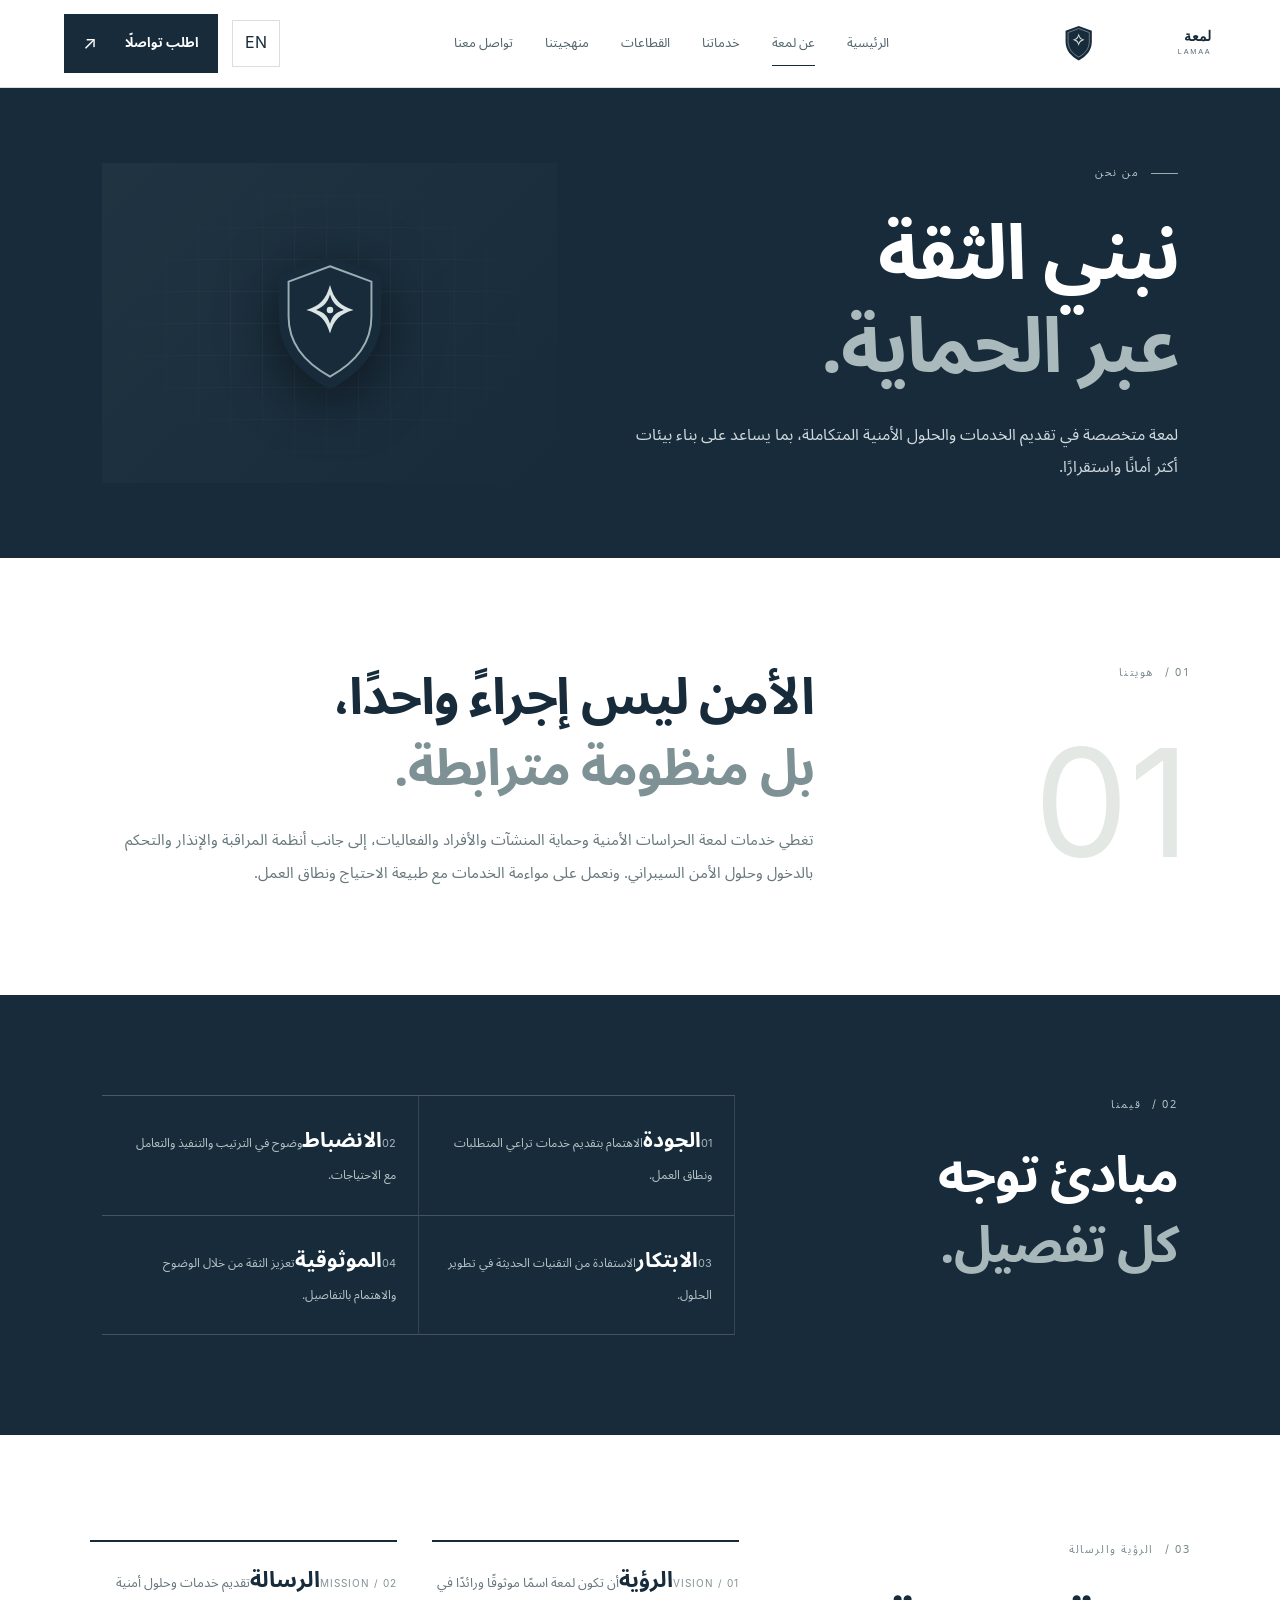
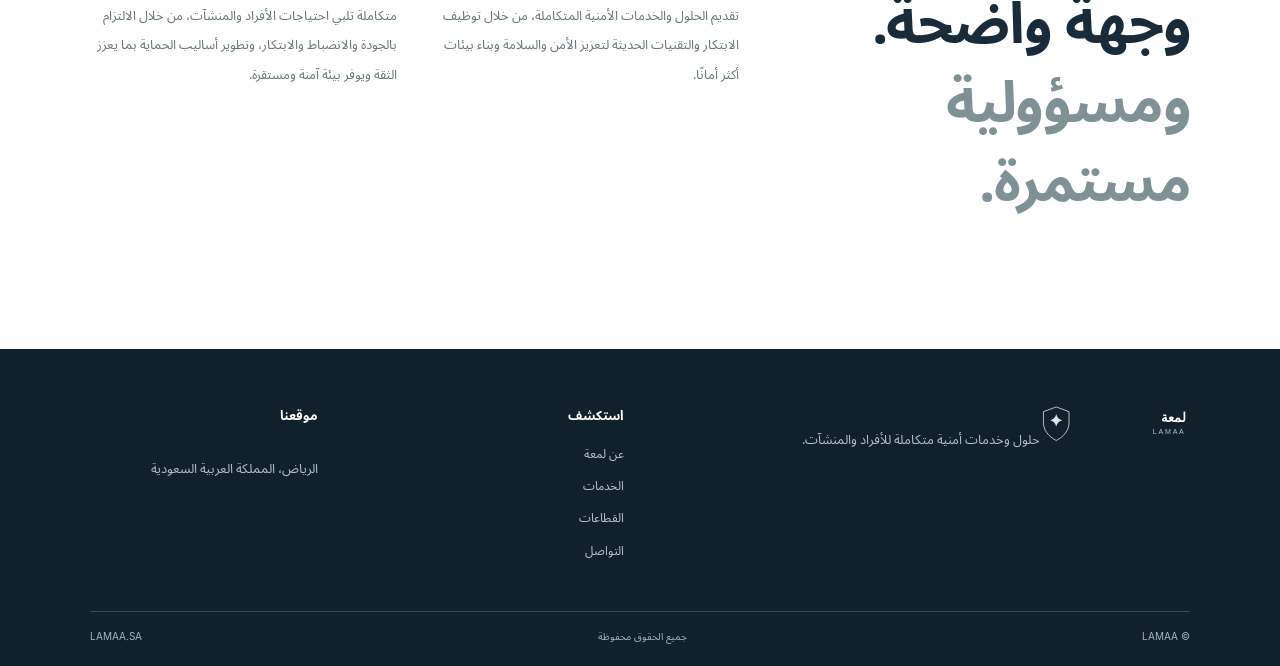
<file: about.html>
<!doctype html><html lang="ar" dir="rtl"><head><meta charset="utf-8"><meta name="viewport" content="width=device-width, initial-scale=1"><meta name="theme-color" content="#172b3a"><meta name="description" content="تعرف على لمعة ورؤيتها ورسالتها وقيمها."><meta property="og:title" content="عن لمعة | LAMAA"><meta property="og:description" content="تعرف على لمعة ورؤيتها ورسالتها وقيمها."><title>عن لمعة | LAMAA لمعة</title><link rel="icon" href="favicon.svg" type="image/svg+xml"><link rel="stylesheet" href="styles.css"></head><body><header class="site-header"><a class="brand" href="index.html"><img src="logo-horizontal.svg" alt="لمعة LAMAA"></a><nav class="main-nav" id="mainNav"><a class="nav-link " href="index.html"><span class="ar">الرئيسية</span><span class="en">Home</span></a><a class="nav-link active" href="about.html"><span class="ar">عن لمعة</span><span class="en">About</span></a><a class="nav-link " href="services.html"><span class="ar">خدماتنا</span><span class="en">Services</span></a><a class="nav-link " href="sectors.html"><span class="ar">القطاعات</span><span class="en">Sectors</span></a><a class="nav-link " href="approach.html"><span class="ar">منهجيتنا</span><span class="en">Approach</span></a><a class="nav-link " href="contact.html"><span class="ar">تواصل معنا</span><span class="en">Contact</span></a></nav><div class="header-actions"><button class="lang-switch" id="langSwitch" type="button" aria-label="Switch language">EN</button><a class="header-cta" href="contact.html"><span class="ar">اطلب تواصلًا</span><span class="en">Get in touch</span><b>↗</b></a><button class="menu-toggle" id="menuToggle" aria-label="Open menu">☰</button></div></header><main><section class="page-hero compact-hero"><div class="page-hero-inner"><p class="eyebrow"><i></i><span class="ar">من نحن</span><span class="en">ABOUT LAMAA</span></p><h1><span class="ar">نبني الثقة<br><em>عبر الحماية.</em></span><span class="en">Building trust<br><em>through protection.</em></span></h1><p class="page-lead ar">لمعة متخصصة في تقديم الخدمات والحلول الأمنية المتكاملة، بما يساعد على بناء بيئات أكثر أمانًا واستقرارًا.</p><p class="page-lead en">LAMAA specializes in integrated security services and solutions that help create safer, more stable environments.</p></div><div class="page-hero-art"><div class="mini-grid"></div><img src="logo-mark.svg" alt=""></div></section><section class="split-section section-pad"><div class="section-side"><p class="eyebrow-dark">01 / <span class="ar">هويتنا</span><span class="en">WHO WE ARE</span></p><span class="large-index">01</span></div><div class="split-content"><h2><span class="ar">الأمن ليس إجراءً واحدًا،<br><em>بل منظومة مترابطة.</em></span><span class="en">Security is not a single measure.<br><em>It is an interconnected system.</em></span></h2><p class="ar">تغطي خدمات لمعة الحراسات الأمنية وحماية المنشآت والأفراد والفعاليات، إلى جانب أنظمة المراقبة والإنذار والتحكم بالدخول وحلول الأمن السيبراني. ونعمل على مواءمة الخدمات مع طبيعة الاحتياج ونطاق العمل.</p><p class="en">LAMAA's services span security guarding, facility, personal and event protection, as well as surveillance, alarm, access control and cybersecurity solutions. Services are considered in relation to the specific need and scope of work.</p></div></section><section class="values-section"><div class="values-heading"><p class="eyebrow">02 / <span class="ar">قيمنا</span><span class="en">OUR VALUES</span></p><h2><span class="ar">مبادئ توجه<br><em>كل تفصيل.</em></span><span class="en">Principles behind<br><em>every detail.</em></span></h2></div><div class="values-list"><article><b>01</b><h3 class="ar">الجودة</h3><h3 class="en">Quality</h3><p class="ar">الاهتمام بتقديم خدمات تراعي المتطلبات ونطاق العمل.</p><p class="en">Care in delivering services aligned with requirements and scope.</p></article><article><b>02</b><h3 class="ar">الانضباط</h3><h3 class="en">Discipline</h3><p class="ar">وضوح في الترتيب والتنفيذ والتعامل مع الاحتياجات.</p><p class="en">Clarity in planning, delivery and responding to needs.</p></article><article><b>03</b><h3 class="ar">الابتكار</h3><h3 class="en">Innovation</h3><p class="ar">الاستفادة من التقنيات الحديثة في تطوير الحلول.</p><p class="en">Using modern technologies to advance solutions.</p></article><article><b>04</b><h3 class="ar">الموثوقية</h3><h3 class="en">Reliability</h3><p class="ar">تعزيز الثقة من خلال الوضوح والاهتمام بالتفاصيل.</p><p class="en">Building trust through clarity and attention to detail.</p></article></div></section><section class="purpose-section section-pad"><div><p class="eyebrow-dark">03 / <span class="ar">الرؤية والرسالة</span><span class="en">VISION & MISSION</span></p><h2><span class="ar">وجهة واضحة.<br><em>ومسؤولية مستمرة.</em></span><span class="en">A clear direction.<br><em>A continuing commitment.</em></span></h2></div><div class="purpose-cards"><article><span>01 / VISION</span><h3 class="ar">الرؤية</h3><h3 class="en">Vision</h3><p class="ar">أن تكون لمعة اسمًا موثوقًا ورائدًا في تقديم الحلول والخدمات الأمنية المتكاملة، من خلال توظيف الابتكار والتقنيات الحديثة لتعزيز الأمن والسلامة وبناء بيئات أكثر أمانًا.</p><p class="en">To make LAMAA a trusted and leading name in integrated security solutions and services, leveraging innovation and modern technologies to enhance security, safety, and create safer environments.</p></article><article><span>02 / MISSION</span><h3 class="ar">الرسالة</h3><h3 class="en">Mission</h3><p class="ar">تقديم خدمات وحلول أمنية متكاملة تلبي احتياجات الأفراد والمنشآت، من خلال الالتزام بالجودة والانضباط والابتكار، وتطوير أساليب الحماية بما يعزز الثقة ويوفر بيئة آمنة ومستقرة.</p><p class="en">To provide integrated security services and solutions that meet the needs of people and organizations through quality, discipline, and innovation, continuously improving protection methods to build trust and create safe, stable environments.</p></article></div></section></main><footer class="site-footer"><div class="footer-main"><div><img src="logo-horizontal-light.svg" alt="LAMAA" class="footer-logo"><p class="ar">حلول وخدمات أمنية متكاملة للأفراد والمنشآت.</p><p class="en">Integrated security services and solutions for people and organizations.</p></div><div class="footer-links"><b class="ar">استكشف</b><b class="en">Explore</b><a href="about.html"><span class="ar">عن لمعة</span><span class="en">About</span></a><a href="services.html"><span class="ar">الخدمات</span><span class="en">Services</span></a><a href="sectors.html"><span class="ar">القطاعات</span><span class="en">Sectors</span></a><a href="contact.html"><span class="ar">التواصل</span><span class="en">Contact</span></a></div><div class="footer-location"><b class="ar">موقعنا</b><b class="en">Location</b><p class="ar">الرياض، المملكة العربية السعودية</p><p class="en">Riyadh, Saudi Arabia</p></div></div><div class="footer-bottom"><span>© <span id="year"></span> LAMAA</span><span class="ar">جميع الحقوق محفوظة</span><span class="en">All rights reserved</span><a href="index.html">LAMAA.SA</a></div></footer><script src="config.js"></script><script src="site.js"></script></body></html>
</file>
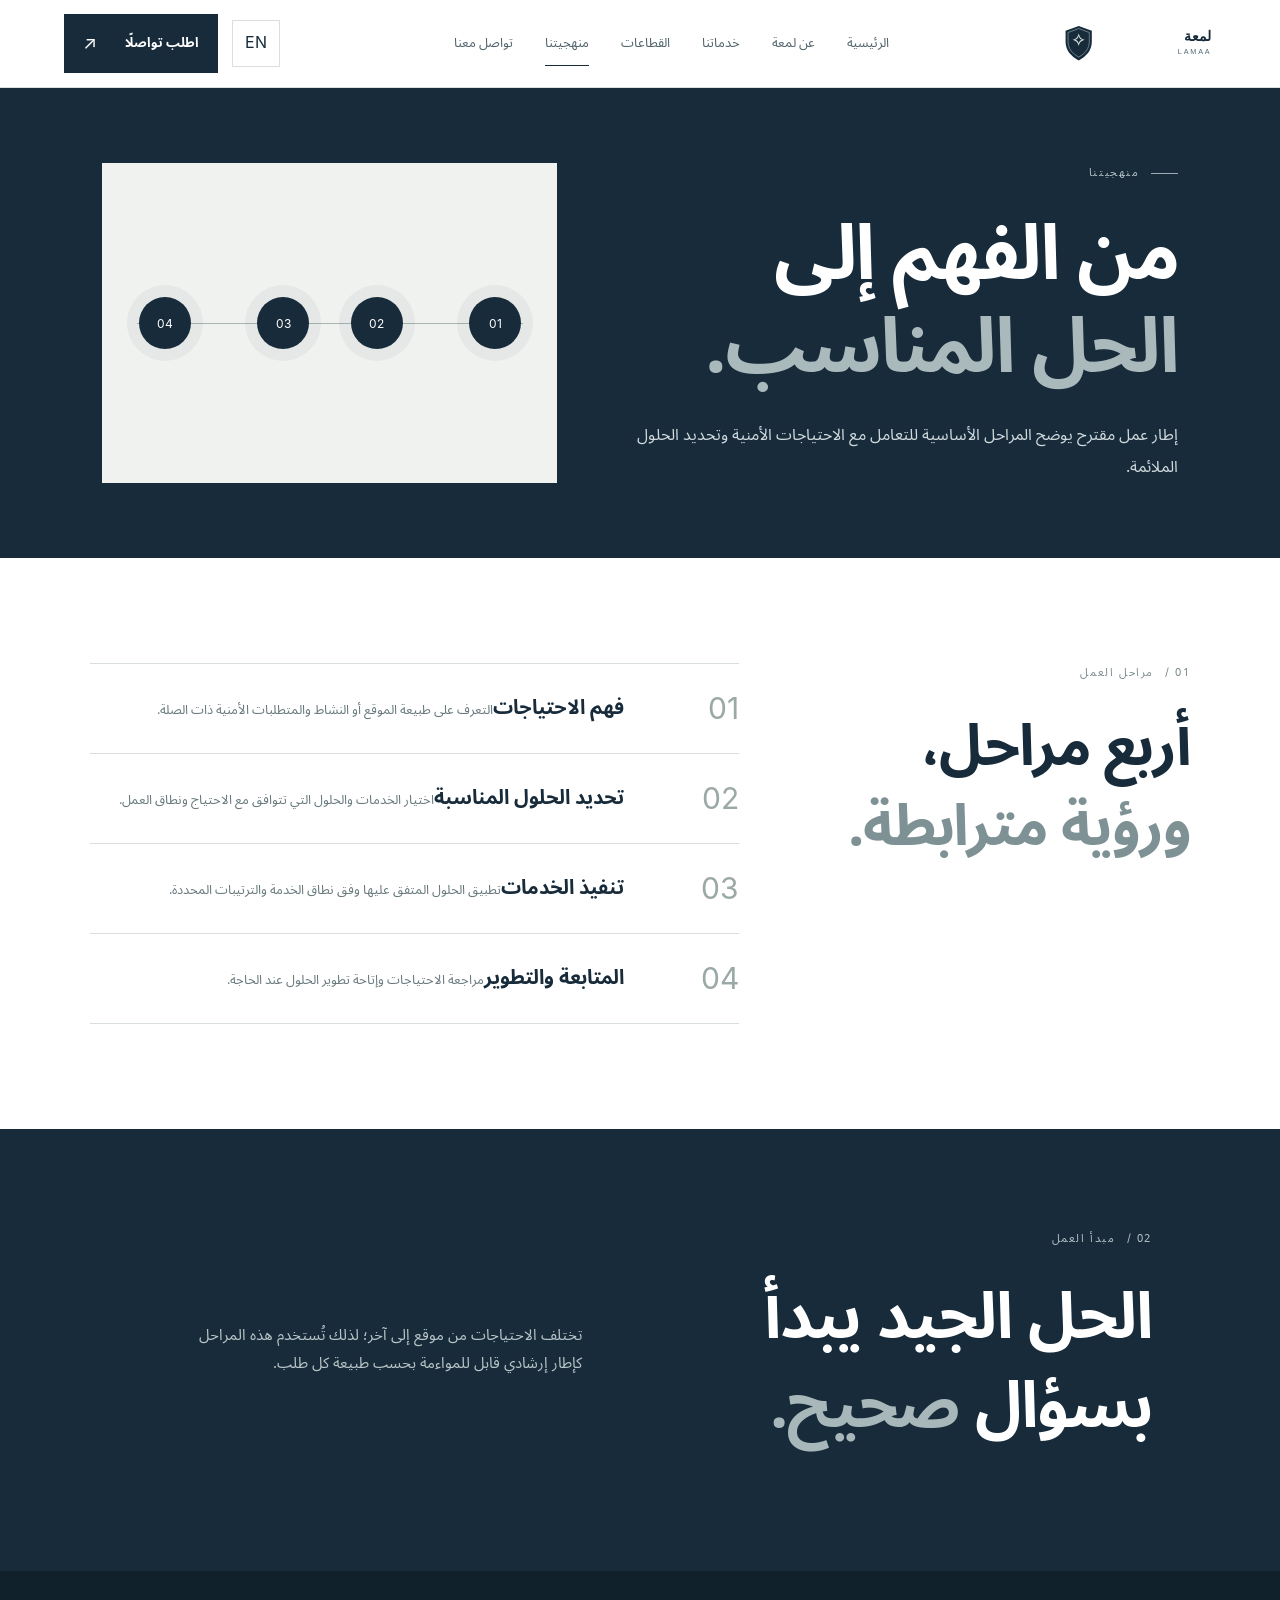
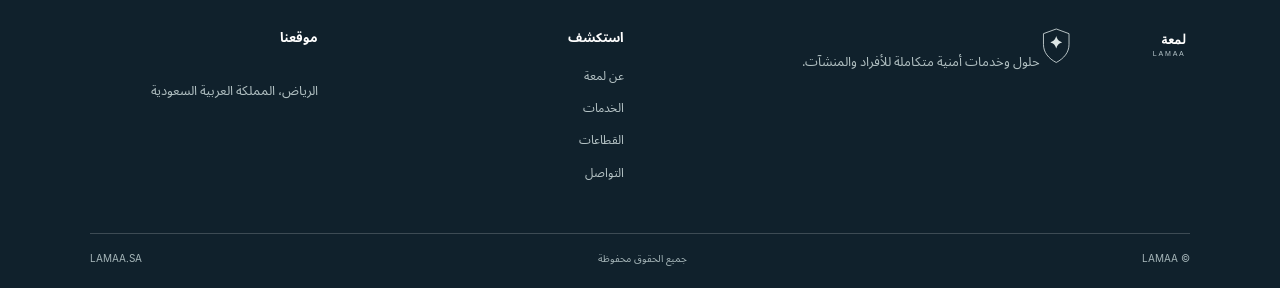
<file: approach.html>
<!doctype html><html lang="ar" dir="rtl"><head><meta charset="utf-8"><meta name="viewport" content="width=device-width, initial-scale=1"><meta name="theme-color" content="#172b3a"><meta name="description" content="إطار عمل لمعة لفهم الاحتياجات وتحديد الحلول الأمنية."><meta property="og:title" content="منهجية العمل | LAMAA"><meta property="og:description" content="إطار عمل لمعة لفهم الاحتياجات وتحديد الحلول الأمنية."><title>منهجية العمل | LAMAA لمعة</title><link rel="icon" href="favicon.svg" type="image/svg+xml"><link rel="stylesheet" href="styles.css"></head><body><header class="site-header"><a class="brand" href="index.html"><img src="logo-horizontal.svg" alt="لمعة LAMAA"></a><nav class="main-nav" id="mainNav"><a class="nav-link " href="index.html"><span class="ar">الرئيسية</span><span class="en">Home</span></a><a class="nav-link " href="about.html"><span class="ar">عن لمعة</span><span class="en">About</span></a><a class="nav-link " href="services.html"><span class="ar">خدماتنا</span><span class="en">Services</span></a><a class="nav-link " href="sectors.html"><span class="ar">القطاعات</span><span class="en">Sectors</span></a><a class="nav-link active" href="approach.html"><span class="ar">منهجيتنا</span><span class="en">Approach</span></a><a class="nav-link " href="contact.html"><span class="ar">تواصل معنا</span><span class="en">Contact</span></a></nav><div class="header-actions"><button class="lang-switch" id="langSwitch" type="button" aria-label="Switch language">EN</button><a class="header-cta" href="contact.html"><span class="ar">اطلب تواصلًا</span><span class="en">Get in touch</span><b>↗</b></a><button class="menu-toggle" id="menuToggle" aria-label="Open menu">☰</button></div></header><main><section class="page-hero compact-hero"><div class="page-hero-inner"><p class="eyebrow"><i></i><span class="ar">منهجيتنا</span><span class="en">OUR APPROACH</span></p><h1><span class="ar">من الفهم إلى<br><em>الحل المناسب.</em></span><span class="en">From understanding<br><em>to the right solution.</em></span></h1><p class="page-lead ar">إطار عمل مقترح يوضح المراحل الأساسية للتعامل مع الاحتياجات الأمنية وتحديد الحلول الملائمة.</p><p class="page-lead en">A proposed framework outlining key stages for understanding security needs and identifying suitable solutions.</p></div><div class="page-hero-art approach-art"><div class="approach-axis"></div><div class="approach-node n1">01</div><div class="approach-node n2">02</div><div class="approach-node n3">03</div><div class="approach-node n4">04</div></div></section><section class="process-timeline section-pad"><div class="timeline-intro"><p class="eyebrow-dark">01 / <span class="ar">مراحل العمل</span><span class="en">WORKFLOW</span></p><h2><span class="ar">أربع مراحل،<br><em>ورؤية مترابطة.</em></span><span class="en">Four stages.<br><em>One connected view.</em></span></h2></div><div class="timeline-list"><article><span>01</span><div><h3 class="ar">فهم الاحتياجات</h3><h3 class="en">Understand needs</h3><p class="ar">التعرف على طبيعة الموقع أو النشاط والمتطلبات الأمنية ذات الصلة.</p><p class="en">Understand the site or activity and its relevant security requirements.</p></div></article><article><span>02</span><div><h3 class="ar">تحديد الحلول المناسبة</h3><h3 class="en">Identify suitable solutions</h3><p class="ar">اختيار الخدمات والحلول التي تتوافق مع الاحتياج ونطاق العمل.</p><p class="en">Identify services and solutions aligned with the need and scope.</p></div></article><article><span>03</span><div><h3 class="ar">تنفيذ الخدمات</h3><h3 class="en">Deliver the services</h3><p class="ar">تطبيق الحلول المتفق عليها وفق نطاق الخدمة والترتيبات المحددة.</p><p class="en">Deliver agreed solutions according to the service scope and arrangements.</p></div></article><article><span>04</span><div><h3 class="ar">المتابعة والتطوير</h3><h3 class="en">Follow up and improve</h3><p class="ar">مراجعة الاحتياجات وإتاحة تطوير الحلول عند الحاجة.</p><p class="en">Review needs and allow solutions to evolve when required.</p></div></article></div></section><section class="dark-statement approach-statement"><div><p class="eyebrow">02 / <span class="ar">مبدأ العمل</span><span class="en">WORKING PRINCIPLE</span></p><h2><span class="ar">الحل الجيد يبدأ<br>بسؤال <em>صحيح.</em></span><span class="en">A good solution<br>starts with the <em>right question.</em></span></h2></div><p class="statement-side ar">تختلف الاحتياجات من موقع إلى آخر؛ لذلك تُستخدم هذه المراحل كإطار إرشادي قابل للمواءمة بحسب طبيعة كل طلب.</p><p class="statement-side en">Needs differ from one site to another. These stages are a guiding framework that can be adapted to each request.</p></section></main><footer class="site-footer"><div class="footer-main"><div><img src="logo-horizontal-light.svg" alt="LAMAA" class="footer-logo"><p class="ar">حلول وخدمات أمنية متكاملة للأفراد والمنشآت.</p><p class="en">Integrated security services and solutions for people and organizations.</p></div><div class="footer-links"><b class="ar">استكشف</b><b class="en">Explore</b><a href="about.html"><span class="ar">عن لمعة</span><span class="en">About</span></a><a href="services.html"><span class="ar">الخدمات</span><span class="en">Services</span></a><a href="sectors.html"><span class="ar">القطاعات</span><span class="en">Sectors</span></a><a href="contact.html"><span class="ar">التواصل</span><span class="en">Contact</span></a></div><div class="footer-location"><b class="ar">موقعنا</b><b class="en">Location</b><p class="ar">الرياض، المملكة العربية السعودية</p><p class="en">Riyadh, Saudi Arabia</p></div></div><div class="footer-bottom"><span>© <span id="year"></span> LAMAA</span><span class="ar">جميع الحقوق محفوظة</span><span class="en">All rights reserved</span><a href="index.html">LAMAA.SA</a></div></footer><script src="config.js"></script><script src="site.js"></script></body></html>
</file>
<file: contact.html>
<!doctype html><html lang="ar" dir="rtl"><head><meta charset="utf-8"><meta name="viewport" content="width=device-width, initial-scale=1"><meta name="theme-color" content="#172b3a"><meta name="description" content="تواصل مع لمعة بشأن الخدمات والحلول الأمنية."><meta property="og:title" content="تواصل مع لمعة | LAMAA"><meta property="og:description" content="تواصل مع لمعة بشأن الخدمات والحلول الأمنية."><title>تواصل مع لمعة | LAMAA لمعة</title><link rel="icon" href="favicon.svg" type="image/svg+xml"><link rel="stylesheet" href="styles.css"></head><body><header class="site-header"><a class="brand" href="index.html"><img src="logo-horizontal.svg" alt="لمعة LAMAA"></a><nav class="main-nav" id="mainNav"><a class="nav-link " href="index.html"><span class="ar">الرئيسية</span><span class="en">Home</span></a><a class="nav-link " href="about.html"><span class="ar">عن لمعة</span><span class="en">About</span></a><a class="nav-link " href="services.html"><span class="ar">خدماتنا</span><span class="en">Services</span></a><a class="nav-link " href="sectors.html"><span class="ar">القطاعات</span><span class="en">Sectors</span></a><a class="nav-link " href="approach.html"><span class="ar">منهجيتنا</span><span class="en">Approach</span></a><a class="nav-link active" href="contact.html"><span class="ar">تواصل معنا</span><span class="en">Contact</span></a></nav><div class="header-actions"><button class="lang-switch" id="langSwitch" type="button" aria-label="Switch language">EN</button><a class="header-cta" href="contact.html"><span class="ar">اطلب تواصلًا</span><span class="en">Get in touch</span><b>↗</b></a><button class="menu-toggle" id="menuToggle" aria-label="Open menu">☰</button></div></header><main><section class="page-hero contact-hero"><div class="page-hero-inner"><p class="eyebrow"><i></i><span class="ar">تواصل معنا</span><span class="en">CONTACT LAMAA</span></p><h1><span class="ar">لنبدأ من<br><em>احتياجك.</em></span><span class="en">Let's start with<br><em>your needs.</em></span></h1><p class="page-lead ar">شاركنا نبذة عن احتياجك الأمني، وأرسل طلبك عبر النموذج أدناه.</p><p class="page-lead en">Tell us about your security needs and send your enquiry using the form below.</p></div><div class="contact-coordinate">LAMAA<br>RIYADH<br>SAUDI ARABIA</div></section><section class="contact-layout section-pad"><div class="contact-info"><p class="eyebrow-dark">01 / <span class="ar">معلومات الموقع</span><span class="en">LOCATION</span></p><h2><span class="ar">نحن في<br><em>الرياض.</em></span><span class="en">Based in<br><em>Riyadh.</em></span></h2><p class="ar">المملكة العربية السعودية</p><p class="en">Kingdom of Saudi Arabia</p><div class="contact-map-art"><div class="map-lines"></div><span>24°42′ N</span><span>46°40′ E</span><b>RUH</b></div></div><form class="contact-form" id="contactForm" action="contact.html" method="post"><p class="eyebrow-dark">02 / <span class="ar">أرسل طلبك</span><span class="en">SEND AN ENQUIRY</span></p><label><span class="ar">الاسم الكامل</span><span class="en">Full name</span><input name="name" required autocomplete="name" placeholder="الاسم الكامل"></label><label><span class="ar">البريد الإلكتروني</span><span class="en">Email address</span><input type="email" name="email" required autocomplete="email"></label><label><span class="ar">رقم الهاتف (اختياري)</span><span class="en">Phone (optional)</span><input name="phone" type="tel" autocomplete="tel" placeholder=""></label><label><span class="ar">تفاصيل الطلب</span><span class="en">How can we help?</span><textarea name="message" rows="5" required placeholder="اكتب تفاصيل طلبك"></textarea></label><input type="hidden" name="botcheck" value=""><input class="form-trap" type="text" name="website" tabindex="-1" autocomplete="off"><button class="button button-dark" type="submit"><span class="ar">إرسال الطلب</span><span class="en">Send enquiry</span><b>↗</b></button><p class="form-status" id="formStatus"><span class="ar">سيتم تفعيل الإرسال بعد ربط النموذج بخدمة استقبال الطلبات.</span><span class="en">Form submission will be enabled once an enquiry service is connected.</span></p></form></section></main><footer class="site-footer"><div class="footer-main"><div><img src="logo-horizontal-light.svg" alt="LAMAA" class="footer-logo"><p class="ar">حلول وخدمات أمنية متكاملة للأفراد والمنشآت.</p><p class="en">Integrated security services and solutions for people and organizations.</p></div><div class="footer-links"><b class="ar">استكشف</b><b class="en">Explore</b><a href="about.html"><span class="ar">عن لمعة</span><span class="en">About</span></a><a href="services.html"><span class="ar">الخدمات</span><span class="en">Services</span></a><a href="sectors.html"><span class="ar">القطاعات</span><span class="en">Sectors</span></a><a href="contact.html"><span class="ar">التواصل</span><span class="en">Contact</span></a></div><div class="footer-location"><b class="ar">موقعنا</b><b class="en">Location</b><p class="ar">الرياض، المملكة العربية السعودية</p><p class="en">Riyadh, Saudi Arabia</p></div></div><div class="footer-bottom"><span>© <span id="year"></span> LAMAA</span><span class="ar">جميع الحقوق محفوظة</span><span class="en">All rights reserved</span><a href="index.html">LAMAA.SA</a></div></footer><script src="config.js"></script><script src="site.js"></script></body></html>
</file>
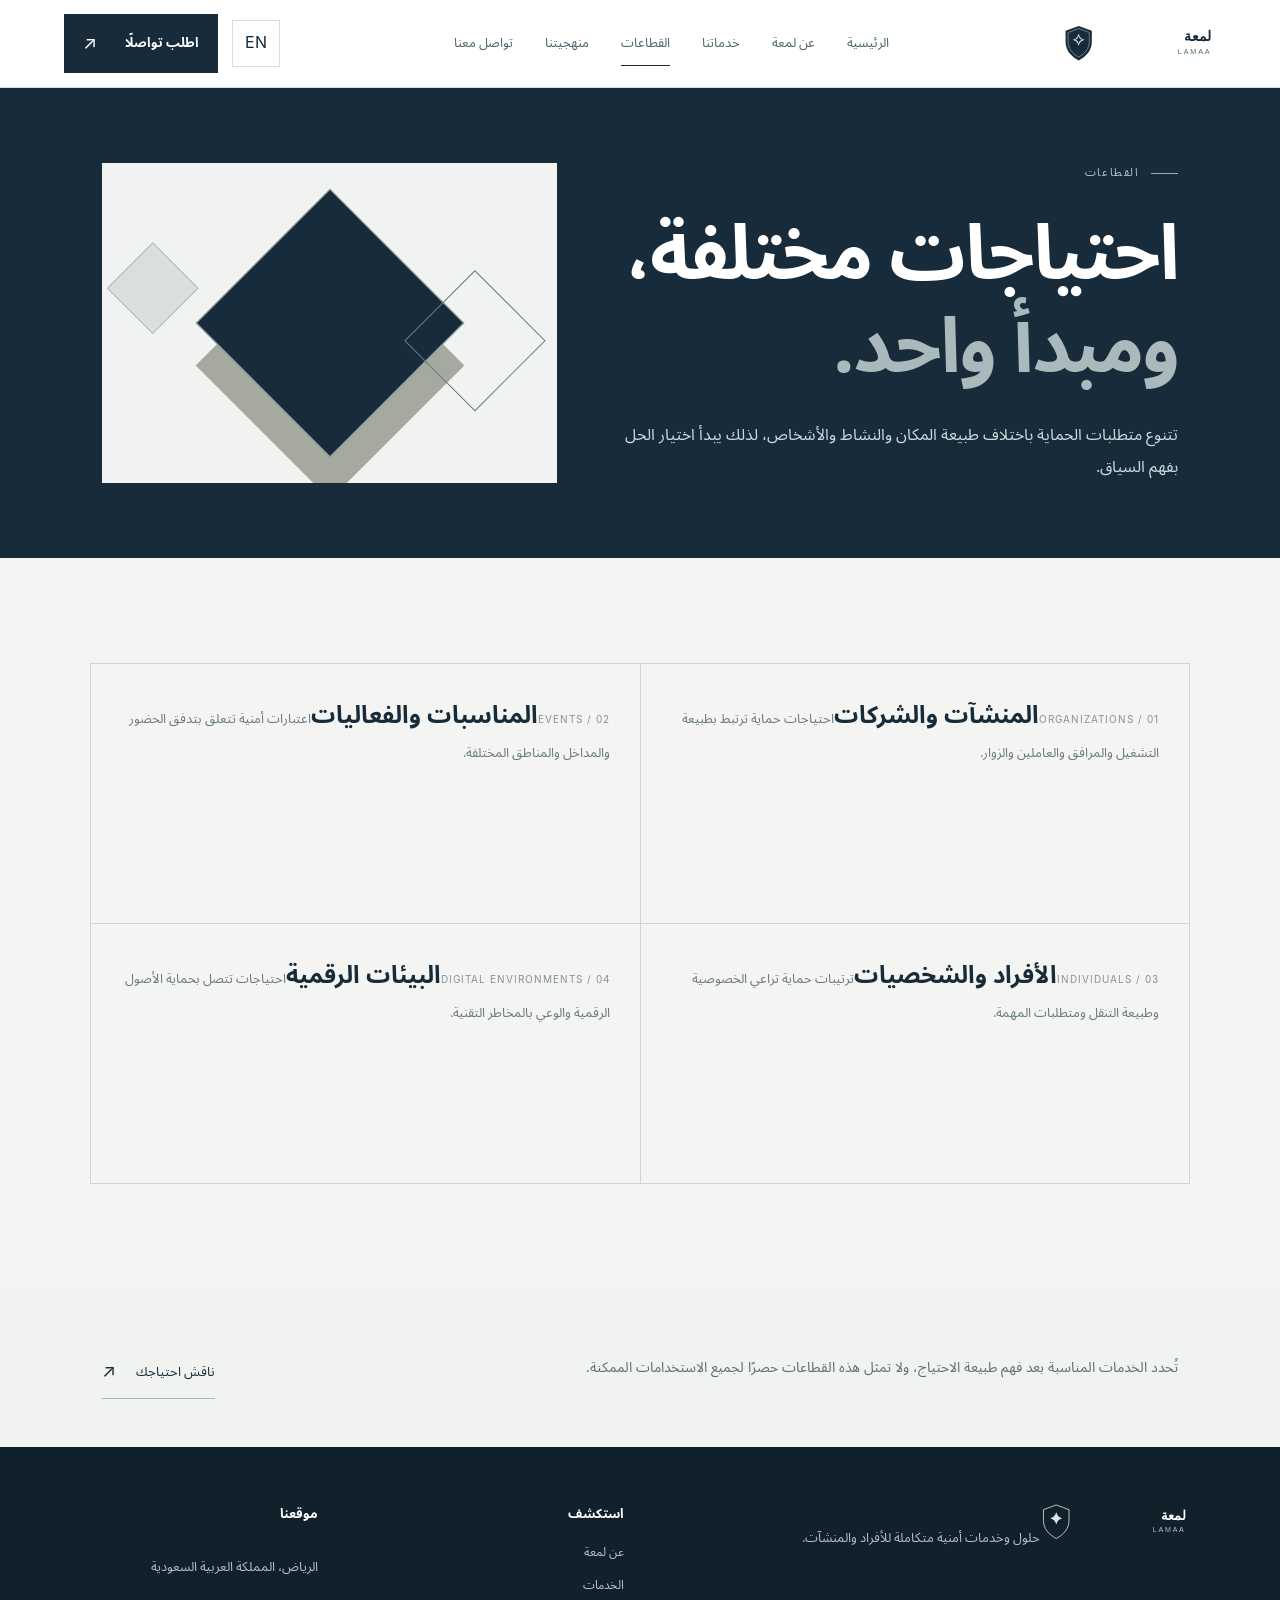
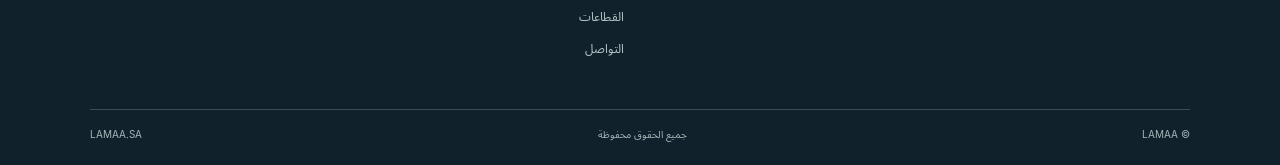
<file: sectors.html>
<!doctype html><html lang="ar" dir="rtl"><head><meta charset="utf-8"><meta name="viewport" content="width=device-width, initial-scale=1"><meta name="theme-color" content="#172b3a"><meta name="description" content="مجالات وقطاعات تتنوع فيها احتياجات الحماية الأمنية."><meta property="og:title" content="القطاعات التي نخدمها | LAMAA"><meta property="og:description" content="مجالات وقطاعات تتنوع فيها احتياجات الحماية الأمنية."><title>القطاعات التي نخدمها | LAMAA لمعة</title><link rel="icon" href="favicon.svg" type="image/svg+xml"><link rel="stylesheet" href="styles.css"></head><body><header class="site-header"><a class="brand" href="index.html"><img src="logo-horizontal.svg" alt="لمعة LAMAA"></a><nav class="main-nav" id="mainNav"><a class="nav-link " href="index.html"><span class="ar">الرئيسية</span><span class="en">Home</span></a><a class="nav-link " href="about.html"><span class="ar">عن لمعة</span><span class="en">About</span></a><a class="nav-link " href="services.html"><span class="ar">خدماتنا</span><span class="en">Services</span></a><a class="nav-link active" href="sectors.html"><span class="ar">القطاعات</span><span class="en">Sectors</span></a><a class="nav-link " href="approach.html"><span class="ar">منهجيتنا</span><span class="en">Approach</span></a><a class="nav-link " href="contact.html"><span class="ar">تواصل معنا</span><span class="en">Contact</span></a></nav><div class="header-actions"><button class="lang-switch" id="langSwitch" type="button" aria-label="Switch language">EN</button><a class="header-cta" href="contact.html"><span class="ar">اطلب تواصلًا</span><span class="en">Get in touch</span><b>↗</b></a><button class="menu-toggle" id="menuToggle" aria-label="Open menu">☰</button></div></header><main><section class="page-hero compact-hero"><div class="page-hero-inner"><p class="eyebrow"><i></i><span class="ar">القطاعات</span><span class="en">SECTORS</span></p><h1><span class="ar">احتياجات مختلفة،<br><em>ومبدأ واحد.</em></span><span class="en">Different needs.<br><em>One principle.</em></span></h1><p class="page-lead ar">تتنوع متطلبات الحماية باختلاف طبيعة المكان والنشاط والأشخاص، لذلك يبدأ اختيار الحل بفهم السياق.</p><p class="page-lead en">Protection needs vary by place, activity and people. Selecting a solution begins with understanding the context.</p></div><div class="page-hero-art sector-art"><div class="sector-block block-a"></div><div class="sector-block block-b"></div><div class="sector-block block-c"></div></div></section><section class="sector-grid-section section-pad"><div class="sector-grid"><article><span>01 / ORGANIZATIONS</span><h2 class="ar">المنشآت والشركات</h2><h2 class="en">Facilities & organizations</h2><p class="ar">احتياجات حماية ترتبط بطبيعة التشغيل والمرافق والعاملين والزوار.</p><p class="en">Protection needs connected to operations, facilities, staff and visitors.</p></article><article><span>02 / EVENTS</span><h2 class="ar">المناسبات والفعاليات</h2><h2 class="en">Events & gatherings</h2><p class="ar">اعتبارات أمنية تتعلق بتدفق الحضور والمداخل والمناطق المختلفة.</p><p class="en">Security considerations involving guest flow, entrances and venue areas.</p></article><article><span>03 / INDIVIDUALS</span><h2 class="ar">الأفراد والشخصيات</h2><h2 class="en">Individuals & persons</h2><p class="ar">ترتيبات حماية تراعي الخصوصية وطبيعة التنقل ومتطلبات المهمة.</p><p class="en">Protection arrangements mindful of privacy, movement and task requirements.</p></article><article><span>04 / DIGITAL ENVIRONMENTS</span><h2 class="ar">البيئات الرقمية</h2><h2 class="en">Digital environments</h2><p class="ar">احتياجات تتصل بحماية الأصول الرقمية والوعي بالمخاطر التقنية.</p><p class="en">Needs related to digital asset protection and technology risk awareness.</p></article></div></section><section class="service-note"><p class="ar">تُحدد الخدمات المناسبة بعد فهم طبيعة الاحتياج، ولا تمثل هذه القطاعات حصرًا لجميع الاستخدامات الممكنة.</p><p class="en">Suitable services are identified after understanding each need. These sectors are illustrative, not an exhaustive list.</p><a class="under-link" href="contact.html"><span class="ar">ناقش احتياجك</span><span class="en">Discuss your needs</span><b>↗</b></a></section></main><footer class="site-footer"><div class="footer-main"><div><img src="logo-horizontal-light.svg" alt="LAMAA" class="footer-logo"><p class="ar">حلول وخدمات أمنية متكاملة للأفراد والمنشآت.</p><p class="en">Integrated security services and solutions for people and organizations.</p></div><div class="footer-links"><b class="ar">استكشف</b><b class="en">Explore</b><a href="about.html"><span class="ar">عن لمعة</span><span class="en">About</span></a><a href="services.html"><span class="ar">الخدمات</span><span class="en">Services</span></a><a href="sectors.html"><span class="ar">القطاعات</span><span class="en">Sectors</span></a><a href="contact.html"><span class="ar">التواصل</span><span class="en">Contact</span></a></div><div class="footer-location"><b class="ar">موقعنا</b><b class="en">Location</b><p class="ar">الرياض، المملكة العربية السعودية</p><p class="en">Riyadh, Saudi Arabia</p></div></div><div class="footer-bottom"><span>© <span id="year"></span> LAMAA</span><span class="ar">جميع الحقوق محفوظة</span><span class="en">All rights reserved</span><a href="index.html">LAMAA.SA</a></div></footer><script src="config.js"></script><script src="site.js"></script></body></html>
</file>
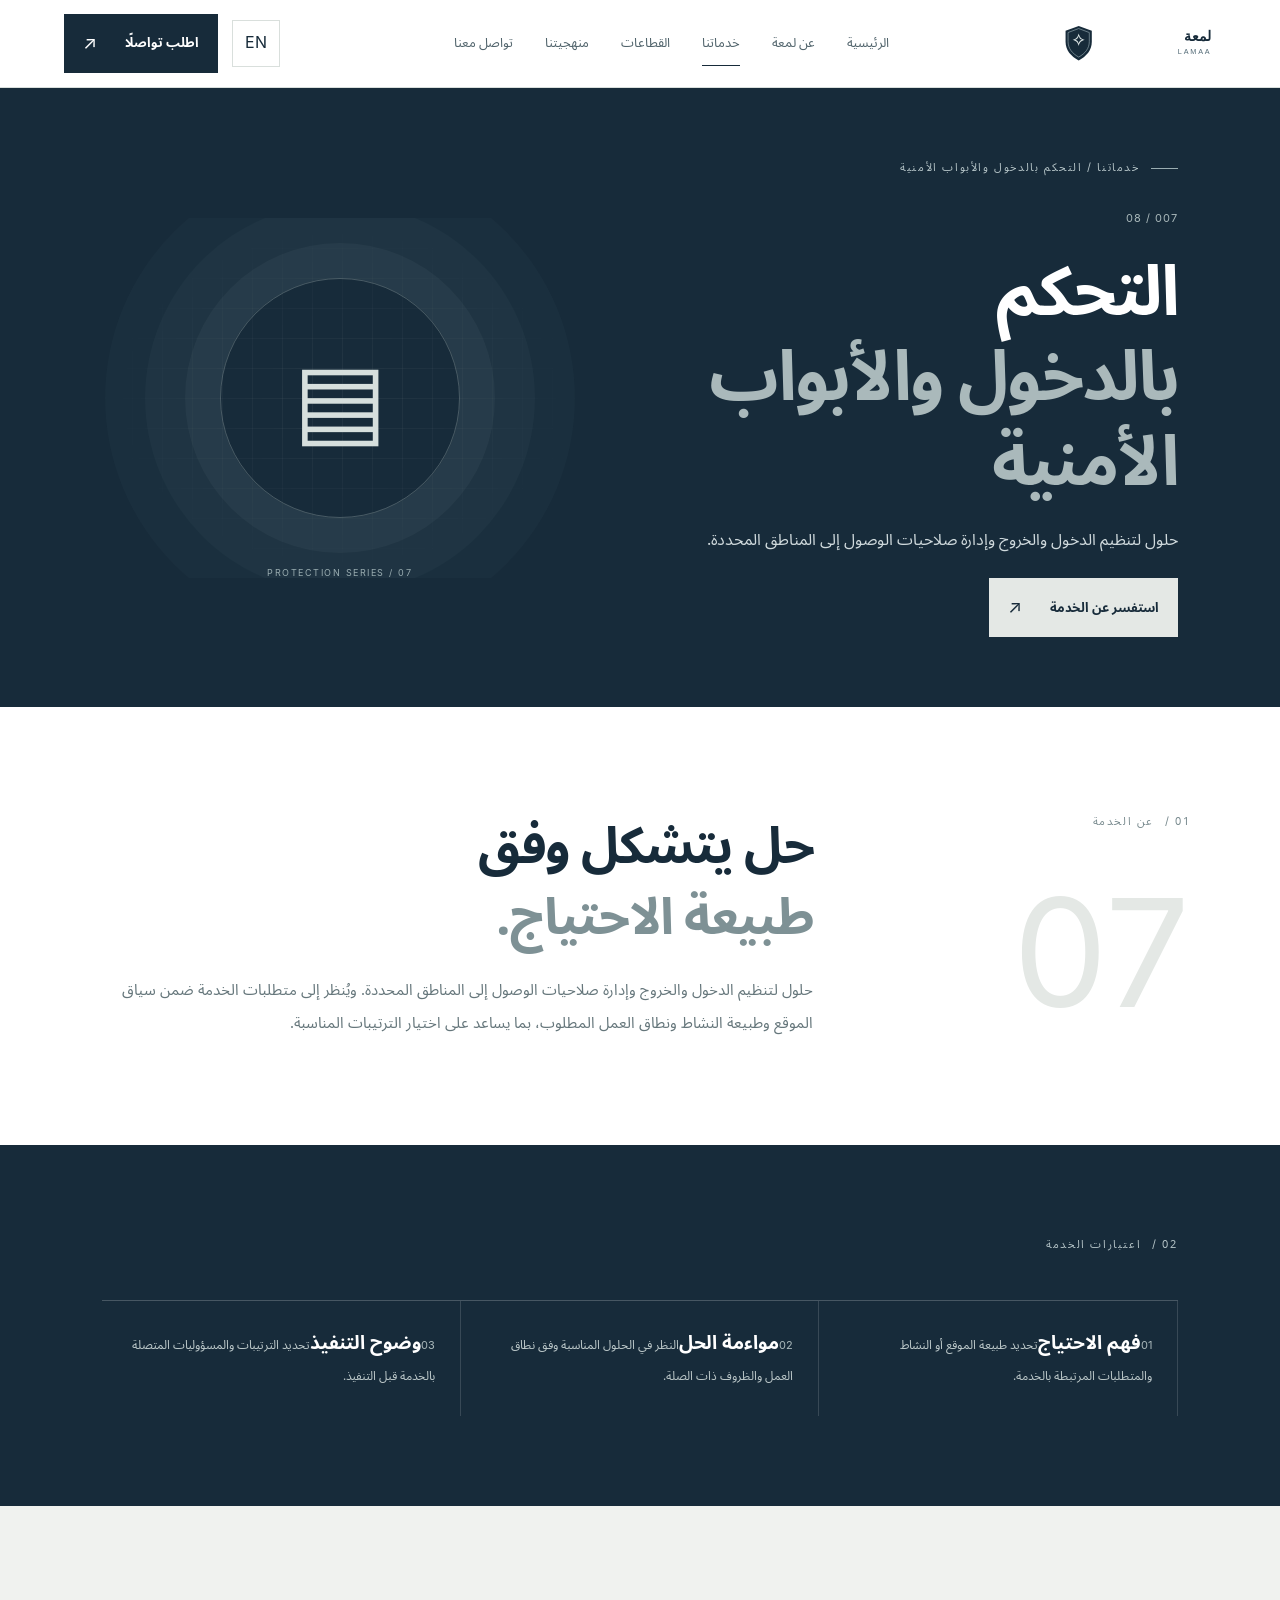
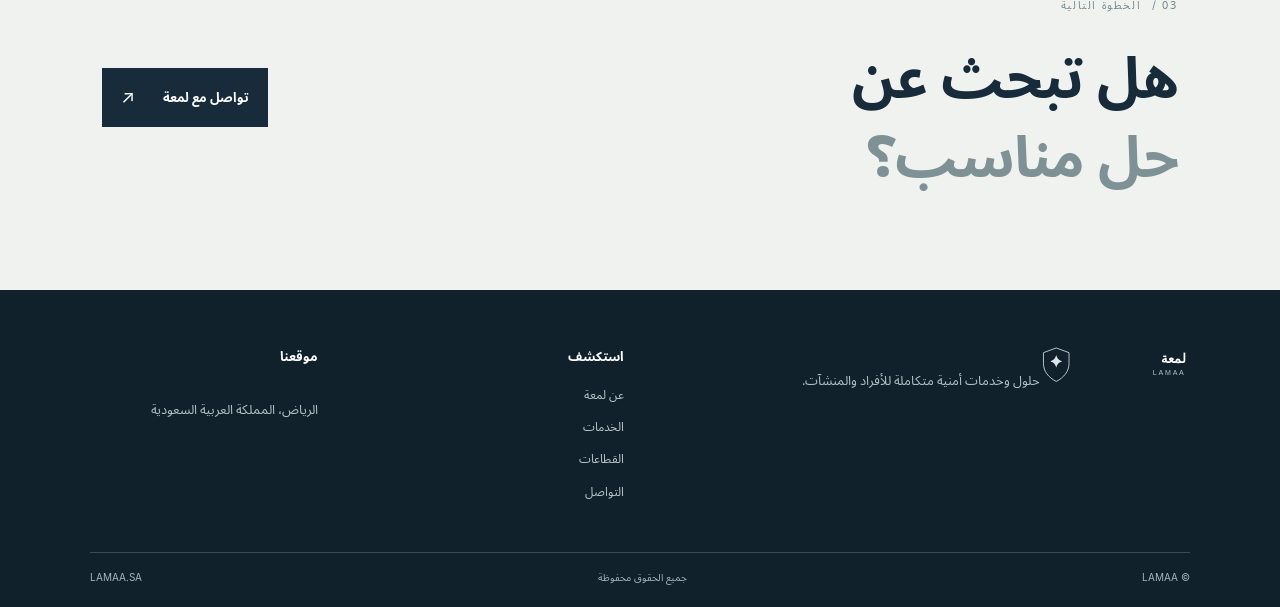
<file: service-access.html>
<!doctype html><html lang="ar" dir="rtl"><head><meta charset="utf-8"><meta name="viewport" content="width=device-width, initial-scale=1"><meta name="theme-color" content="#172b3a"><meta name="description" content="حلول لتنظيم الدخول والخروج وإدارة صلاحيات الوصول إلى المناطق المحددة."><meta property="og:title" content="التحكم بالدخول والأبواب الأمنية | LAMAA"><meta property="og:description" content="حلول لتنظيم الدخول والخروج وإدارة صلاحيات الوصول إلى المناطق المحددة."><title>التحكم بالدخول والأبواب الأمنية | LAMAA لمعة</title><link rel="icon" href="favicon.svg" type="image/svg+xml"><link rel="stylesheet" href="styles.css"></head><body><header class="site-header"><a class="brand" href="index.html"><img src="logo-horizontal.svg" alt="لمعة LAMAA"></a><nav class="main-nav" id="mainNav"><a class="nav-link " href="index.html"><span class="ar">الرئيسية</span><span class="en">Home</span></a><a class="nav-link " href="about.html"><span class="ar">عن لمعة</span><span class="en">About</span></a><a class="nav-link active" href="services.html"><span class="ar">خدماتنا</span><span class="en">Services</span></a><a class="nav-link " href="sectors.html"><span class="ar">القطاعات</span><span class="en">Sectors</span></a><a class="nav-link " href="approach.html"><span class="ar">منهجيتنا</span><span class="en">Approach</span></a><a class="nav-link " href="contact.html"><span class="ar">تواصل معنا</span><span class="en">Contact</span></a></nav><div class="header-actions"><button class="lang-switch" id="langSwitch" type="button" aria-label="Switch language">EN</button><a class="header-cta" href="contact.html"><span class="ar">اطلب تواصلًا</span><span class="en">Get in touch</span><b>↗</b></a><button class="menu-toggle" id="menuToggle" aria-label="Open menu">☰</button></div></header><main><section class="detail-hero"><div class="detail-hero-copy"><p class="eyebrow"><i></i><span class="ar">خدماتنا / التحكم بالدخول والأبواب الأمنية</span><span class="en">SERVICES / ACCESS CONTROL & SECURITY DOORS</span></p><span class="detail-number">007 / 08</span><h1><span class="ar">التحكم<br><em>بالدخول والأبواب الأمنية</em></span><span class="en">Access Control & Security Doors</span></h1><p class="page-lead ar">حلول لتنظيم الدخول والخروج وإدارة صلاحيات الوصول إلى المناطق المحددة.</p><p class="page-lead en">Solutions for managing entry, exit, and access permissions to designated areas.</p><a class="button button-light" href="contact.html"><span class="ar">استفسر عن الخدمة</span><span class="en">Enquire about this service</span><b>↗</b></a></div><div class="detail-visual"><div class="detail-grid"></div><div class="detail-rings"></div><div class="detail-symbol">▤</div><span>PROTECTION SERIES / 07</span></div></section><section class="split-section section-pad"><div class="section-side"><p class="eyebrow-dark">01 / <span class="ar">عن الخدمة</span><span class="en">OVERVIEW</span></p><span class="large-index">07</span></div><div class="split-content"><h2><span class="ar">حل يتشكل وفق<br><em>طبيعة الاحتياج.</em></span><span class="en">A solution shaped<br><em>around the need.</em></span></h2><p class="ar">حلول لتنظيم الدخول والخروج وإدارة صلاحيات الوصول إلى المناطق المحددة. ويُنظر إلى متطلبات الخدمة ضمن سياق الموقع وطبيعة النشاط ونطاق العمل المطلوب، بما يساعد على اختيار الترتيبات المناسبة.</p><p class="en">Solutions for managing entry, exit, and access permissions to designated areas. Requirements are considered in the context of the site, activity and requested scope to help identify suitable arrangements.</p></div></section><section class="detail-points"><p class="eyebrow">02 / <span class="ar">اعتبارات الخدمة</span><span class="en">SERVICE CONSIDERATIONS</span></p><div class="point-grid"><article><b>01</b><h3 class="ar">فهم الاحتياج</h3><h3 class="en">Understand the need</h3><p class="ar">تحديد طبيعة الموقع أو النشاط والمتطلبات المرتبطة بالخدمة.</p><p class="en">Understand the site or activity and its service requirements.</p></article><article><b>02</b><h3 class="ar">مواءمة الحل</h3><h3 class="en">Shape the solution</h3><p class="ar">النظر في الحلول المناسبة وفق نطاق العمل والظروف ذات الصلة.</p><p class="en">Consider suitable solutions based on scope and relevant conditions.</p></article><article><b>03</b><h3 class="ar">وضوح التنفيذ</h3><h3 class="en">Clear delivery</h3><p class="ar">تحديد الترتيبات والمسؤوليات المتصلة بالخدمة قبل التنفيذ.</p><p class="en">Clarify service arrangements and responsibilities before delivery.</p></article></div></section><section class="next-service"><div><p class="eyebrow-dark">03 / <span class="ar">الخطوة التالية</span><span class="en">NEXT STEP</span></p><h2><span class="ar">هل تبحث عن<br><em>حل مناسب؟</em></span><span class="en">Looking for the<br><em>right solution?</em></span></h2></div><a class="button button-dark" href="contact.html"><span class="ar">تواصل مع لمعة</span><span class="en">Contact LAMAA</span><b>↗</b></a></section></main><footer class="site-footer"><div class="footer-main"><div><img src="logo-horizontal-light.svg" alt="LAMAA" class="footer-logo"><p class="ar">حلول وخدمات أمنية متكاملة للأفراد والمنشآت.</p><p class="en">Integrated security services and solutions for people and organizations.</p></div><div class="footer-links"><b class="ar">استكشف</b><b class="en">Explore</b><a href="about.html"><span class="ar">عن لمعة</span><span class="en">About</span></a><a href="services.html"><span class="ar">الخدمات</span><span class="en">Services</span></a><a href="sectors.html"><span class="ar">القطاعات</span><span class="en">Sectors</span></a><a href="contact.html"><span class="ar">التواصل</span><span class="en">Contact</span></a></div><div class="footer-location"><b class="ar">موقعنا</b><b class="en">Location</b><p class="ar">الرياض، المملكة العربية السعودية</p><p class="en">Riyadh, Saudi Arabia</p></div></div><div class="footer-bottom"><span>© <span id="year"></span> LAMAA</span><span class="ar">جميع الحقوق محفوظة</span><span class="en">All rights reserved</span><a href="index.html">LAMAA.SA</a></div></footer><script src="config.js"></script><script src="site.js"></script></body></html>
</file>
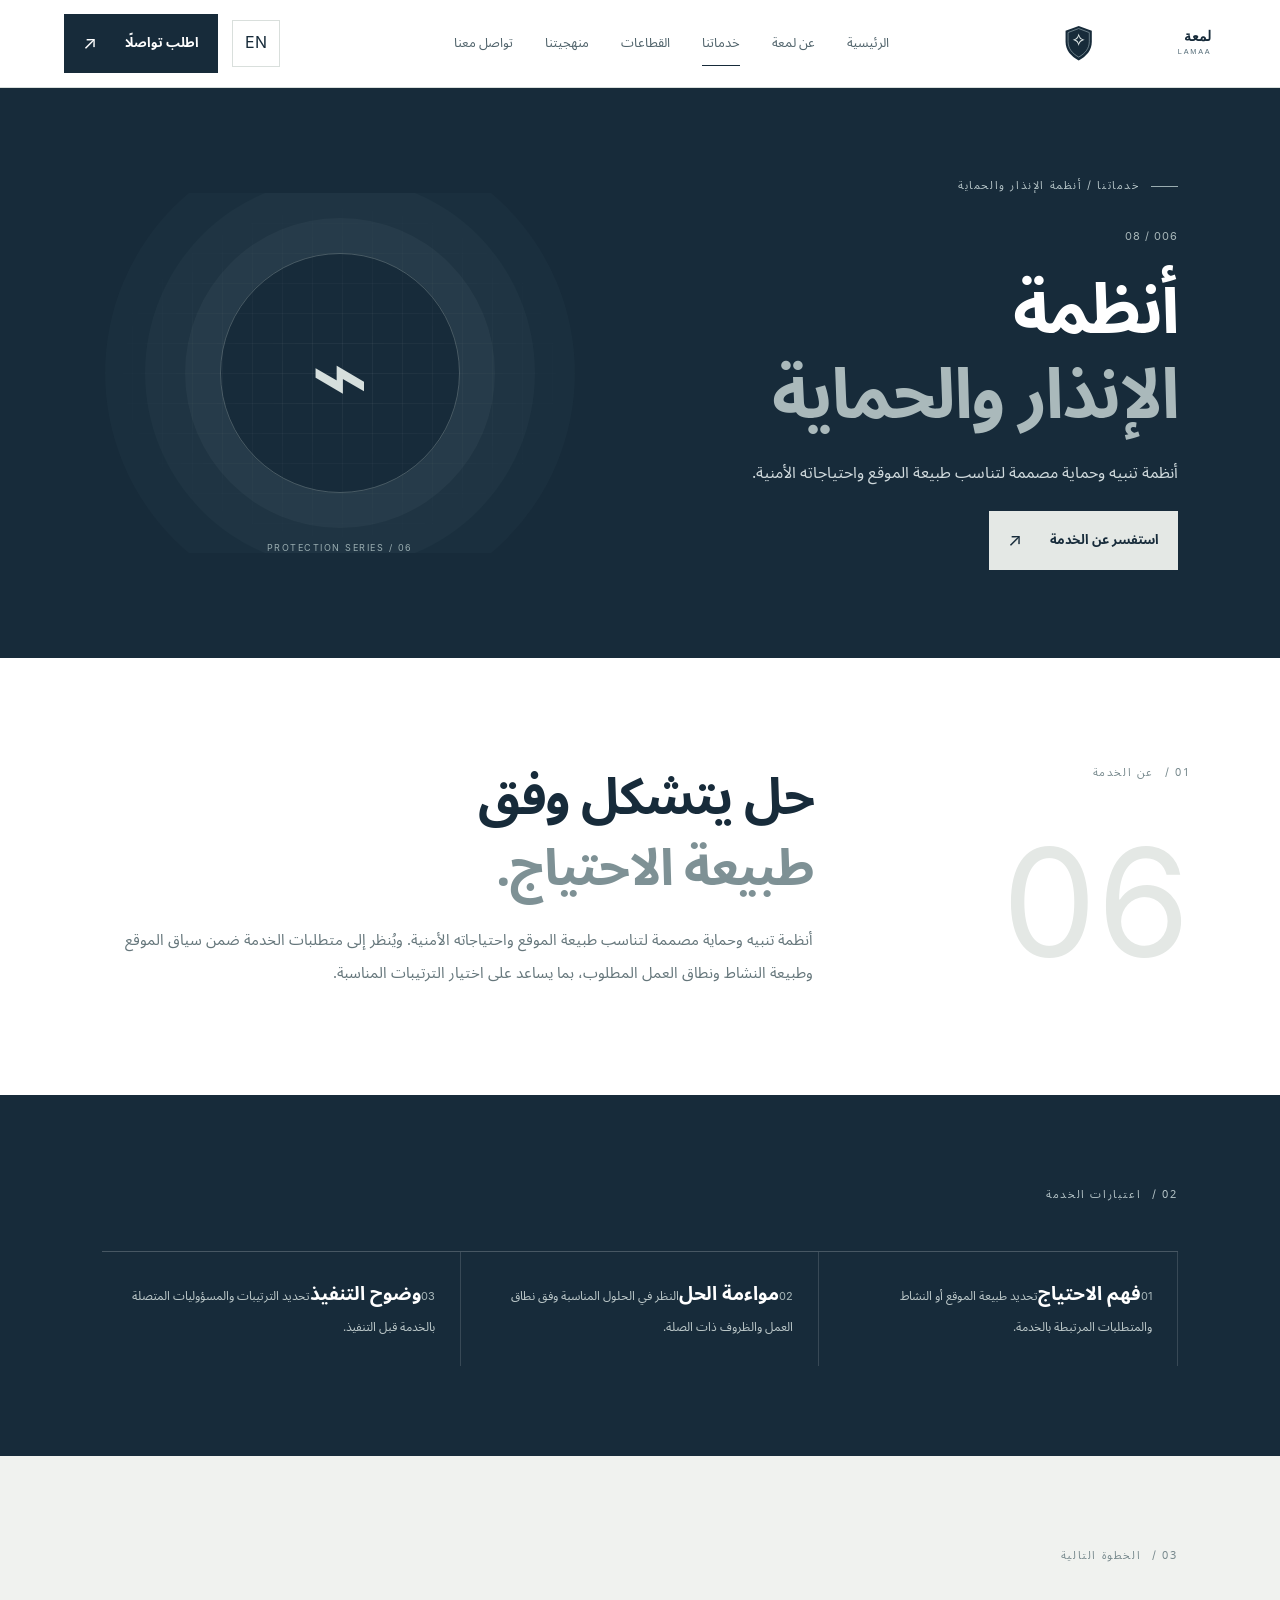
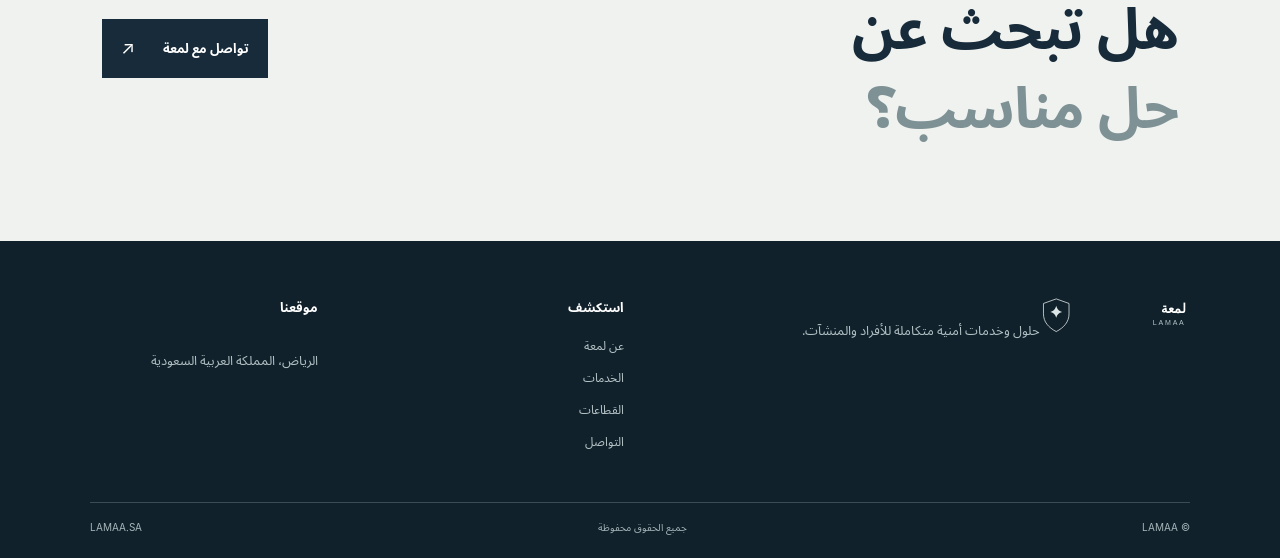
<file: service-alarms.html>
<!doctype html><html lang="ar" dir="rtl"><head><meta charset="utf-8"><meta name="viewport" content="width=device-width, initial-scale=1"><meta name="theme-color" content="#172b3a"><meta name="description" content="أنظمة تنبيه وحماية مصممة لتناسب طبيعة الموقع واحتياجاته الأمنية."><meta property="og:title" content="أنظمة الإنذار والحماية | LAMAA"><meta property="og:description" content="أنظمة تنبيه وحماية مصممة لتناسب طبيعة الموقع واحتياجاته الأمنية."><title>أنظمة الإنذار والحماية | LAMAA لمعة</title><link rel="icon" href="favicon.svg" type="image/svg+xml"><link rel="stylesheet" href="styles.css"></head><body><header class="site-header"><a class="brand" href="index.html"><img src="logo-horizontal.svg" alt="لمعة LAMAA"></a><nav class="main-nav" id="mainNav"><a class="nav-link " href="index.html"><span class="ar">الرئيسية</span><span class="en">Home</span></a><a class="nav-link " href="about.html"><span class="ar">عن لمعة</span><span class="en">About</span></a><a class="nav-link active" href="services.html"><span class="ar">خدماتنا</span><span class="en">Services</span></a><a class="nav-link " href="sectors.html"><span class="ar">القطاعات</span><span class="en">Sectors</span></a><a class="nav-link " href="approach.html"><span class="ar">منهجيتنا</span><span class="en">Approach</span></a><a class="nav-link " href="contact.html"><span class="ar">تواصل معنا</span><span class="en">Contact</span></a></nav><div class="header-actions"><button class="lang-switch" id="langSwitch" type="button" aria-label="Switch language">EN</button><a class="header-cta" href="contact.html"><span class="ar">اطلب تواصلًا</span><span class="en">Get in touch</span><b>↗</b></a><button class="menu-toggle" id="menuToggle" aria-label="Open menu">☰</button></div></header><main><section class="detail-hero"><div class="detail-hero-copy"><p class="eyebrow"><i></i><span class="ar">خدماتنا / أنظمة الإنذار والحماية</span><span class="en">SERVICES / ALARM & PROTECTION SYSTEMS</span></p><span class="detail-number">006 / 08</span><h1><span class="ar">أنظمة<br><em>الإنذار والحماية</em></span><span class="en">Alarm & Protection Systems</span></h1><p class="page-lead ar">أنظمة تنبيه وحماية مصممة لتناسب طبيعة الموقع واحتياجاته الأمنية.</p><p class="page-lead en">Alerting and protection systems selected to suit the site and its security needs.</p><a class="button button-light" href="contact.html"><span class="ar">استفسر عن الخدمة</span><span class="en">Enquire about this service</span><b>↗</b></a></div><div class="detail-visual"><div class="detail-grid"></div><div class="detail-rings"></div><div class="detail-symbol">⌁</div><span>PROTECTION SERIES / 06</span></div></section><section class="split-section section-pad"><div class="section-side"><p class="eyebrow-dark">01 / <span class="ar">عن الخدمة</span><span class="en">OVERVIEW</span></p><span class="large-index">06</span></div><div class="split-content"><h2><span class="ar">حل يتشكل وفق<br><em>طبيعة الاحتياج.</em></span><span class="en">A solution shaped<br><em>around the need.</em></span></h2><p class="ar">أنظمة تنبيه وحماية مصممة لتناسب طبيعة الموقع واحتياجاته الأمنية. ويُنظر إلى متطلبات الخدمة ضمن سياق الموقع وطبيعة النشاط ونطاق العمل المطلوب، بما يساعد على اختيار الترتيبات المناسبة.</p><p class="en">Alerting and protection systems selected to suit the site and its security needs. Requirements are considered in the context of the site, activity and requested scope to help identify suitable arrangements.</p></div></section><section class="detail-points"><p class="eyebrow">02 / <span class="ar">اعتبارات الخدمة</span><span class="en">SERVICE CONSIDERATIONS</span></p><div class="point-grid"><article><b>01</b><h3 class="ar">فهم الاحتياج</h3><h3 class="en">Understand the need</h3><p class="ar">تحديد طبيعة الموقع أو النشاط والمتطلبات المرتبطة بالخدمة.</p><p class="en">Understand the site or activity and its service requirements.</p></article><article><b>02</b><h3 class="ar">مواءمة الحل</h3><h3 class="en">Shape the solution</h3><p class="ar">النظر في الحلول المناسبة وفق نطاق العمل والظروف ذات الصلة.</p><p class="en">Consider suitable solutions based on scope and relevant conditions.</p></article><article><b>03</b><h3 class="ar">وضوح التنفيذ</h3><h3 class="en">Clear delivery</h3><p class="ar">تحديد الترتيبات والمسؤوليات المتصلة بالخدمة قبل التنفيذ.</p><p class="en">Clarify service arrangements and responsibilities before delivery.</p></article></div></section><section class="next-service"><div><p class="eyebrow-dark">03 / <span class="ar">الخطوة التالية</span><span class="en">NEXT STEP</span></p><h2><span class="ar">هل تبحث عن<br><em>حل مناسب؟</em></span><span class="en">Looking for the<br><em>right solution?</em></span></h2></div><a class="button button-dark" href="contact.html"><span class="ar">تواصل مع لمعة</span><span class="en">Contact LAMAA</span><b>↗</b></a></section></main><footer class="site-footer"><div class="footer-main"><div><img src="logo-horizontal-light.svg" alt="LAMAA" class="footer-logo"><p class="ar">حلول وخدمات أمنية متكاملة للأفراد والمنشآت.</p><p class="en">Integrated security services and solutions for people and organizations.</p></div><div class="footer-links"><b class="ar">استكشف</b><b class="en">Explore</b><a href="about.html"><span class="ar">عن لمعة</span><span class="en">About</span></a><a href="services.html"><span class="ar">الخدمات</span><span class="en">Services</span></a><a href="sectors.html"><span class="ar">القطاعات</span><span class="en">Sectors</span></a><a href="contact.html"><span class="ar">التواصل</span><span class="en">Contact</span></a></div><div class="footer-location"><b class="ar">موقعنا</b><b class="en">Location</b><p class="ar">الرياض، المملكة العربية السعودية</p><p class="en">Riyadh, Saudi Arabia</p></div></div><div class="footer-bottom"><span>© <span id="year"></span> LAMAA</span><span class="ar">جميع الحقوق محفوظة</span><span class="en">All rights reserved</span><a href="index.html">LAMAA.SA</a></div></footer><script src="config.js"></script><script src="site.js"></script></body></html>
</file>
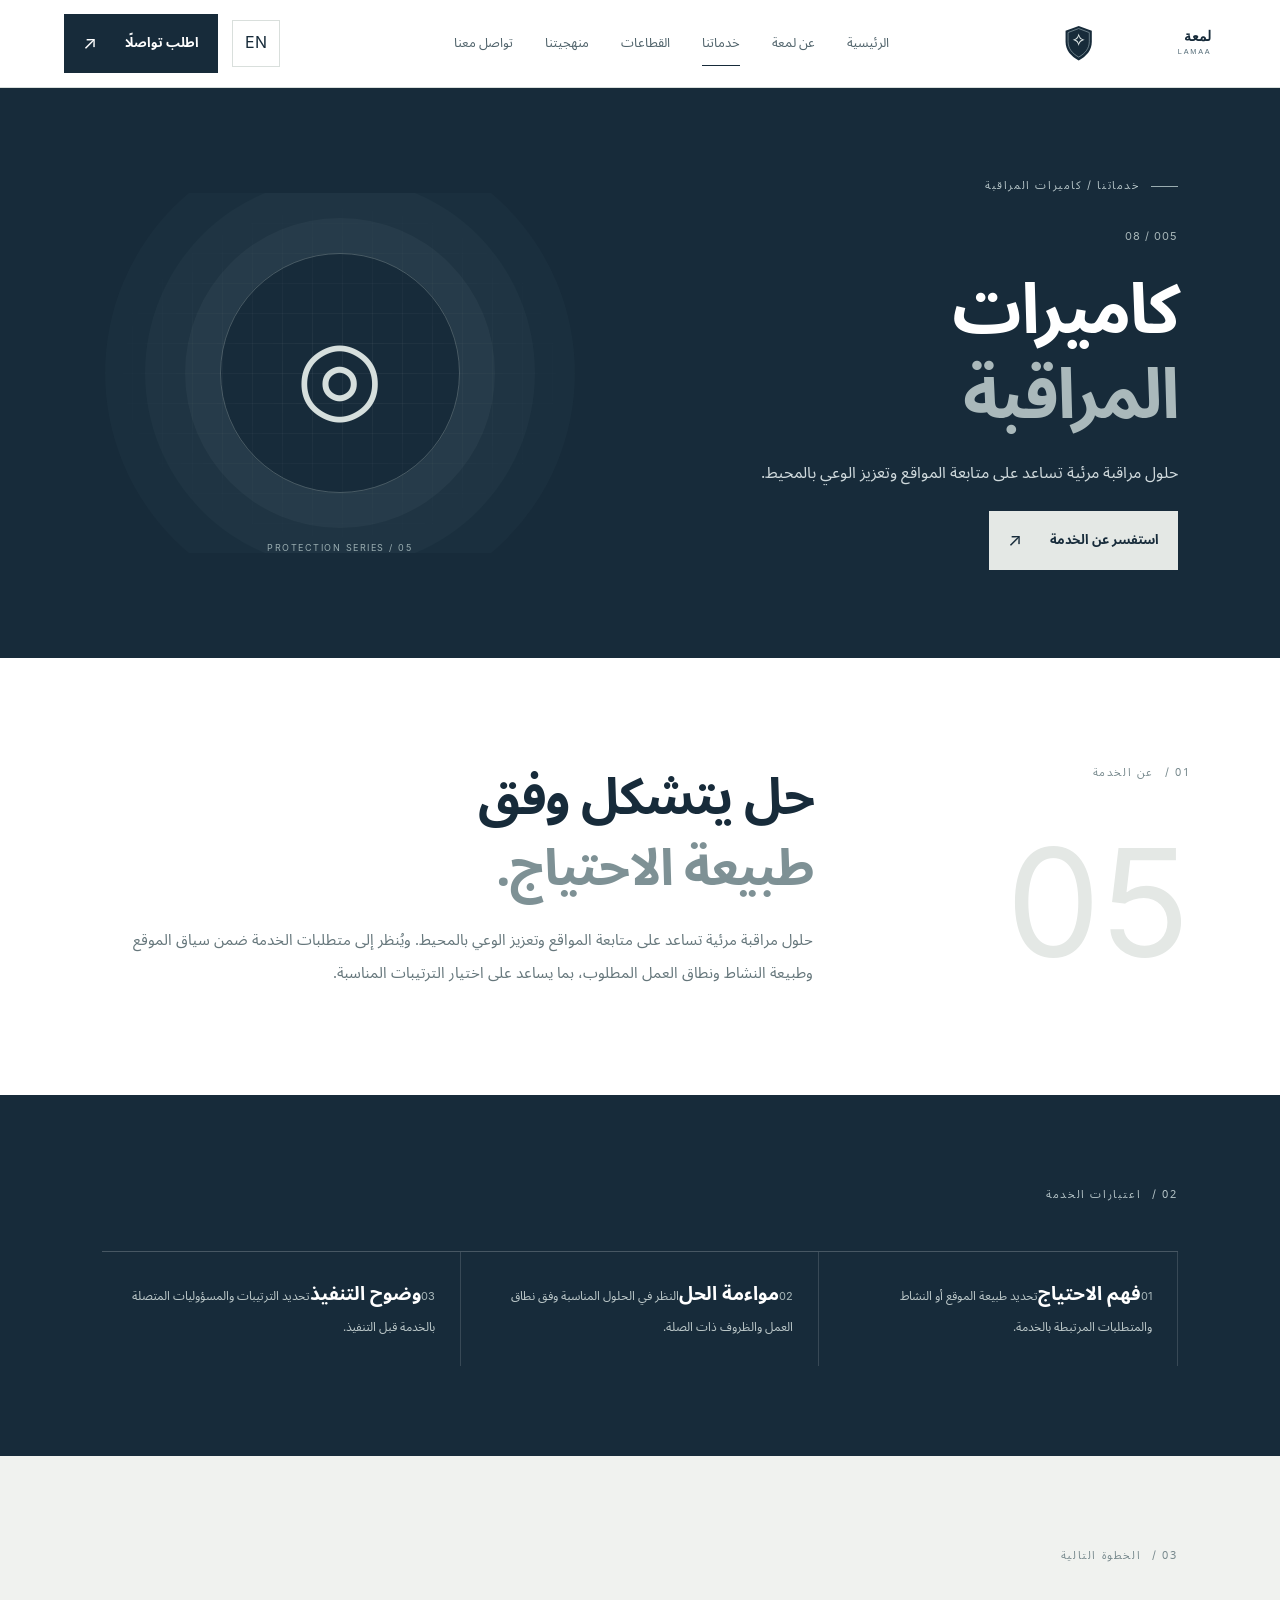
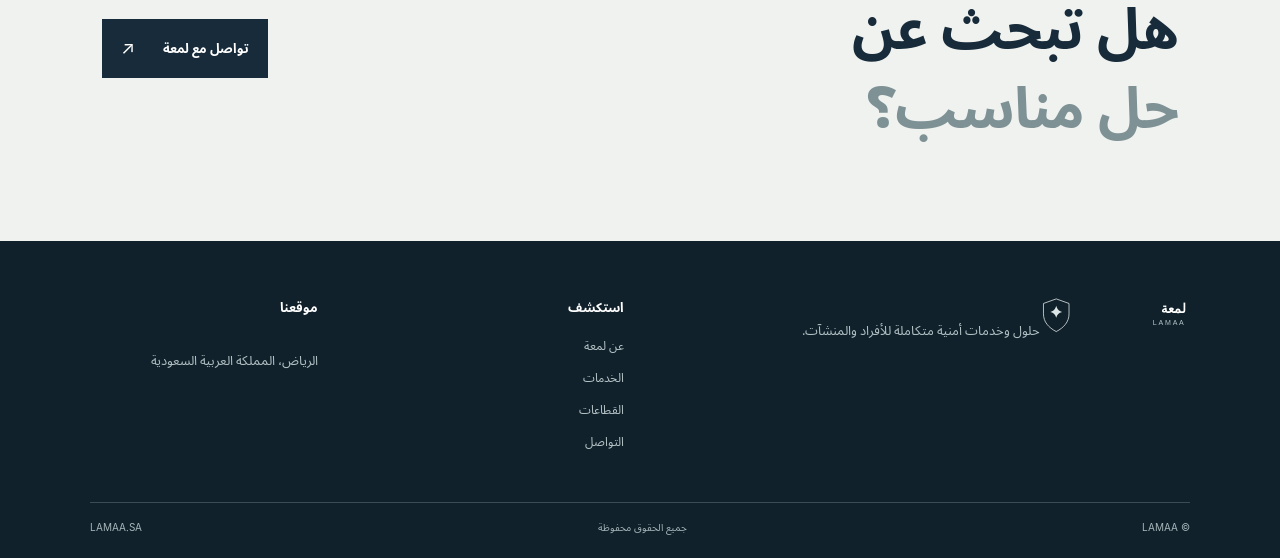
<file: service-cctv.html>
<!doctype html><html lang="ar" dir="rtl"><head><meta charset="utf-8"><meta name="viewport" content="width=device-width, initial-scale=1"><meta name="theme-color" content="#172b3a"><meta name="description" content="حلول مراقبة مرئية تساعد على متابعة المواقع وتعزيز الوعي بالمحيط."><meta property="og:title" content="كاميرات المراقبة | LAMAA"><meta property="og:description" content="حلول مراقبة مرئية تساعد على متابعة المواقع وتعزيز الوعي بالمحيط."><title>كاميرات المراقبة | LAMAA لمعة</title><link rel="icon" href="favicon.svg" type="image/svg+xml"><link rel="stylesheet" href="styles.css"></head><body><header class="site-header"><a class="brand" href="index.html"><img src="logo-horizontal.svg" alt="لمعة LAMAA"></a><nav class="main-nav" id="mainNav"><a class="nav-link " href="index.html"><span class="ar">الرئيسية</span><span class="en">Home</span></a><a class="nav-link " href="about.html"><span class="ar">عن لمعة</span><span class="en">About</span></a><a class="nav-link active" href="services.html"><span class="ar">خدماتنا</span><span class="en">Services</span></a><a class="nav-link " href="sectors.html"><span class="ar">القطاعات</span><span class="en">Sectors</span></a><a class="nav-link " href="approach.html"><span class="ar">منهجيتنا</span><span class="en">Approach</span></a><a class="nav-link " href="contact.html"><span class="ar">تواصل معنا</span><span class="en">Contact</span></a></nav><div class="header-actions"><button class="lang-switch" id="langSwitch" type="button" aria-label="Switch language">EN</button><a class="header-cta" href="contact.html"><span class="ar">اطلب تواصلًا</span><span class="en">Get in touch</span><b>↗</b></a><button class="menu-toggle" id="menuToggle" aria-label="Open menu">☰</button></div></header><main><section class="detail-hero"><div class="detail-hero-copy"><p class="eyebrow"><i></i><span class="ar">خدماتنا / كاميرات المراقبة</span><span class="en">SERVICES / CCTV SYSTEMS</span></p><span class="detail-number">005 / 08</span><h1><span class="ar">كاميرات<br><em>المراقبة</em></span><span class="en">CCTV Systems</span></h1><p class="page-lead ar">حلول مراقبة مرئية تساعد على متابعة المواقع وتعزيز الوعي بالمحيط.</p><p class="page-lead en">Video surveillance solutions that support site visibility and situational awareness.</p><a class="button button-light" href="contact.html"><span class="ar">استفسر عن الخدمة</span><span class="en">Enquire about this service</span><b>↗</b></a></div><div class="detail-visual"><div class="detail-grid"></div><div class="detail-rings"></div><div class="detail-symbol">◎</div><span>PROTECTION SERIES / 05</span></div></section><section class="split-section section-pad"><div class="section-side"><p class="eyebrow-dark">01 / <span class="ar">عن الخدمة</span><span class="en">OVERVIEW</span></p><span class="large-index">05</span></div><div class="split-content"><h2><span class="ar">حل يتشكل وفق<br><em>طبيعة الاحتياج.</em></span><span class="en">A solution shaped<br><em>around the need.</em></span></h2><p class="ar">حلول مراقبة مرئية تساعد على متابعة المواقع وتعزيز الوعي بالمحيط. ويُنظر إلى متطلبات الخدمة ضمن سياق الموقع وطبيعة النشاط ونطاق العمل المطلوب، بما يساعد على اختيار الترتيبات المناسبة.</p><p class="en">Video surveillance solutions that support site visibility and situational awareness. Requirements are considered in the context of the site, activity and requested scope to help identify suitable arrangements.</p></div></section><section class="detail-points"><p class="eyebrow">02 / <span class="ar">اعتبارات الخدمة</span><span class="en">SERVICE CONSIDERATIONS</span></p><div class="point-grid"><article><b>01</b><h3 class="ar">فهم الاحتياج</h3><h3 class="en">Understand the need</h3><p class="ar">تحديد طبيعة الموقع أو النشاط والمتطلبات المرتبطة بالخدمة.</p><p class="en">Understand the site or activity and its service requirements.</p></article><article><b>02</b><h3 class="ar">مواءمة الحل</h3><h3 class="en">Shape the solution</h3><p class="ar">النظر في الحلول المناسبة وفق نطاق العمل والظروف ذات الصلة.</p><p class="en">Consider suitable solutions based on scope and relevant conditions.</p></article><article><b>03</b><h3 class="ar">وضوح التنفيذ</h3><h3 class="en">Clear delivery</h3><p class="ar">تحديد الترتيبات والمسؤوليات المتصلة بالخدمة قبل التنفيذ.</p><p class="en">Clarify service arrangements and responsibilities before delivery.</p></article></div></section><section class="next-service"><div><p class="eyebrow-dark">03 / <span class="ar">الخطوة التالية</span><span class="en">NEXT STEP</span></p><h2><span class="ar">هل تبحث عن<br><em>حل مناسب؟</em></span><span class="en">Looking for the<br><em>right solution?</em></span></h2></div><a class="button button-dark" href="contact.html"><span class="ar">تواصل مع لمعة</span><span class="en">Contact LAMAA</span><b>↗</b></a></section></main><footer class="site-footer"><div class="footer-main"><div><img src="logo-horizontal-light.svg" alt="LAMAA" class="footer-logo"><p class="ar">حلول وخدمات أمنية متكاملة للأفراد والمنشآت.</p><p class="en">Integrated security services and solutions for people and organizations.</p></div><div class="footer-links"><b class="ar">استكشف</b><b class="en">Explore</b><a href="about.html"><span class="ar">عن لمعة</span><span class="en">About</span></a><a href="services.html"><span class="ar">الخدمات</span><span class="en">Services</span></a><a href="sectors.html"><span class="ar">القطاعات</span><span class="en">Sectors</span></a><a href="contact.html"><span class="ar">التواصل</span><span class="en">Contact</span></a></div><div class="footer-location"><b class="ar">موقعنا</b><b class="en">Location</b><p class="ar">الرياض، المملكة العربية السعودية</p><p class="en">Riyadh, Saudi Arabia</p></div></div><div class="footer-bottom"><span>© <span id="year"></span> LAMAA</span><span class="ar">جميع الحقوق محفوظة</span><span class="en">All rights reserved</span><a href="index.html">LAMAA.SA</a></div></footer><script src="config.js"></script><script src="site.js"></script></body></html>
</file>
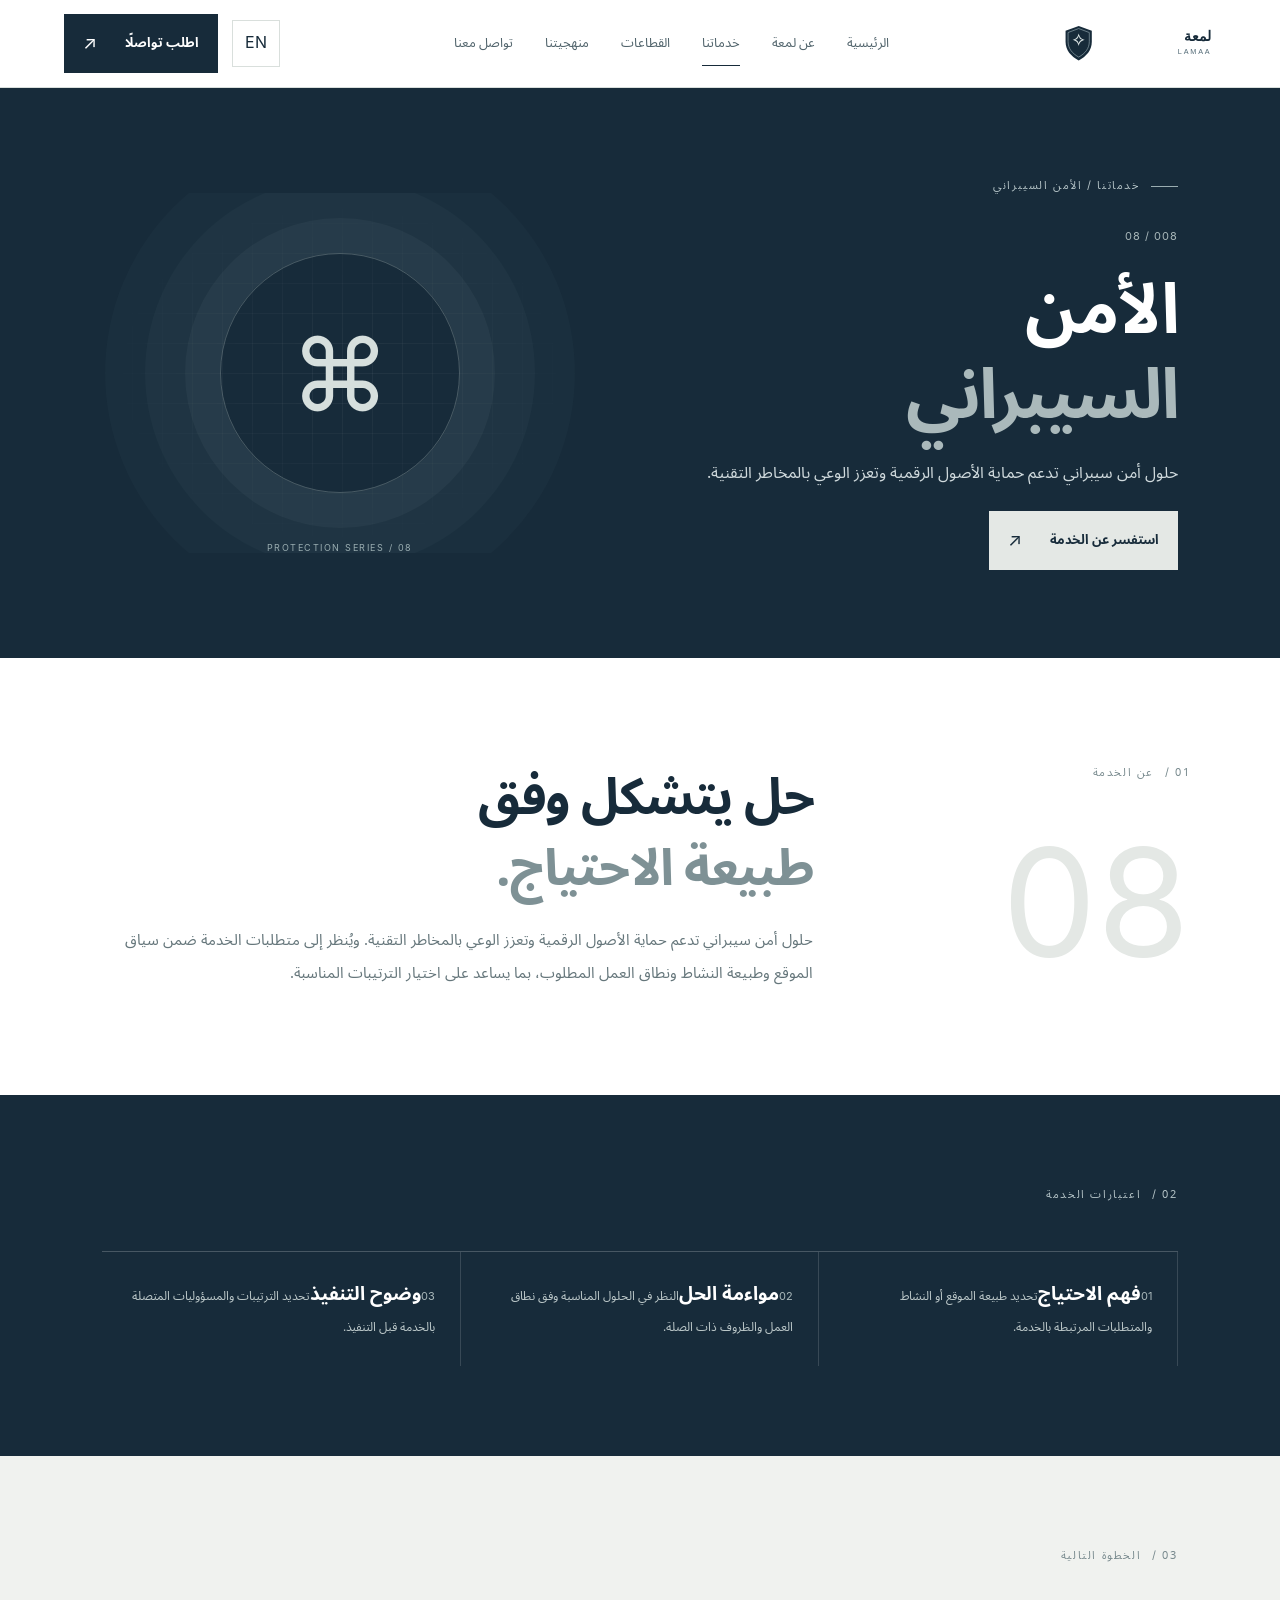
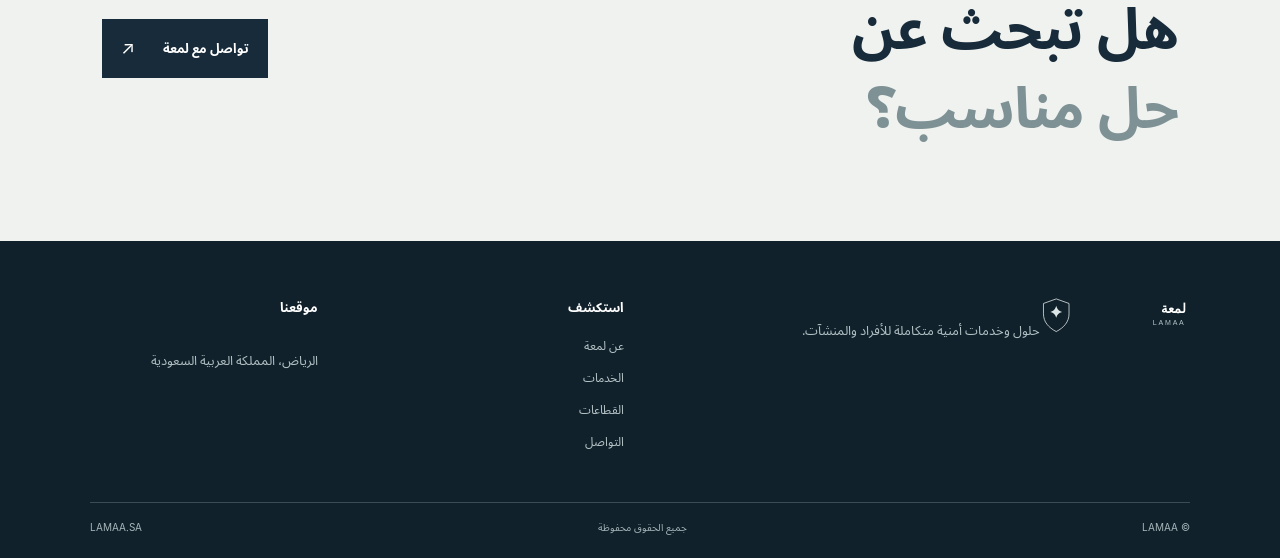
<file: service-cyber.html>
<!doctype html><html lang="ar" dir="rtl"><head><meta charset="utf-8"><meta name="viewport" content="width=device-width, initial-scale=1"><meta name="theme-color" content="#172b3a"><meta name="description" content="حلول أمن سيبراني تدعم حماية الأصول الرقمية وتعزز الوعي بالمخاطر التقنية."><meta property="og:title" content="الأمن السيبراني | LAMAA"><meta property="og:description" content="حلول أمن سيبراني تدعم حماية الأصول الرقمية وتعزز الوعي بالمخاطر التقنية."><title>الأمن السيبراني | LAMAA لمعة</title><link rel="icon" href="favicon.svg" type="image/svg+xml"><link rel="stylesheet" href="styles.css"></head><body><header class="site-header"><a class="brand" href="index.html"><img src="logo-horizontal.svg" alt="لمعة LAMAA"></a><nav class="main-nav" id="mainNav"><a class="nav-link " href="index.html"><span class="ar">الرئيسية</span><span class="en">Home</span></a><a class="nav-link " href="about.html"><span class="ar">عن لمعة</span><span class="en">About</span></a><a class="nav-link active" href="services.html"><span class="ar">خدماتنا</span><span class="en">Services</span></a><a class="nav-link " href="sectors.html"><span class="ar">القطاعات</span><span class="en">Sectors</span></a><a class="nav-link " href="approach.html"><span class="ar">منهجيتنا</span><span class="en">Approach</span></a><a class="nav-link " href="contact.html"><span class="ar">تواصل معنا</span><span class="en">Contact</span></a></nav><div class="header-actions"><button class="lang-switch" id="langSwitch" type="button" aria-label="Switch language">EN</button><a class="header-cta" href="contact.html"><span class="ar">اطلب تواصلًا</span><span class="en">Get in touch</span><b>↗</b></a><button class="menu-toggle" id="menuToggle" aria-label="Open menu">☰</button></div></header><main><section class="detail-hero"><div class="detail-hero-copy"><p class="eyebrow"><i></i><span class="ar">خدماتنا / الأمن السيبراني</span><span class="en">SERVICES / CYBERSECURITY</span></p><span class="detail-number">008 / 08</span><h1><span class="ar">الأمن<br><em>السيبراني</em></span><span class="en">Cybersecurity</span></h1><p class="page-lead ar">حلول أمن سيبراني تدعم حماية الأصول الرقمية وتعزز الوعي بالمخاطر التقنية.</p><p class="page-lead en">Cybersecurity solutions that support digital asset protection and awareness of technology risks.</p><a class="button button-light" href="contact.html"><span class="ar">استفسر عن الخدمة</span><span class="en">Enquire about this service</span><b>↗</b></a></div><div class="detail-visual"><div class="detail-grid"></div><div class="detail-rings"></div><div class="detail-symbol">⌘</div><span>PROTECTION SERIES / 08</span></div></section><section class="split-section section-pad"><div class="section-side"><p class="eyebrow-dark">01 / <span class="ar">عن الخدمة</span><span class="en">OVERVIEW</span></p><span class="large-index">08</span></div><div class="split-content"><h2><span class="ar">حل يتشكل وفق<br><em>طبيعة الاحتياج.</em></span><span class="en">A solution shaped<br><em>around the need.</em></span></h2><p class="ar">حلول أمن سيبراني تدعم حماية الأصول الرقمية وتعزز الوعي بالمخاطر التقنية. ويُنظر إلى متطلبات الخدمة ضمن سياق الموقع وطبيعة النشاط ونطاق العمل المطلوب، بما يساعد على اختيار الترتيبات المناسبة.</p><p class="en">Cybersecurity solutions that support digital asset protection and awareness of technology risks. Requirements are considered in the context of the site, activity and requested scope to help identify suitable arrangements.</p></div></section><section class="detail-points"><p class="eyebrow">02 / <span class="ar">اعتبارات الخدمة</span><span class="en">SERVICE CONSIDERATIONS</span></p><div class="point-grid"><article><b>01</b><h3 class="ar">فهم الاحتياج</h3><h3 class="en">Understand the need</h3><p class="ar">تحديد طبيعة الموقع أو النشاط والمتطلبات المرتبطة بالخدمة.</p><p class="en">Understand the site or activity and its service requirements.</p></article><article><b>02</b><h3 class="ar">مواءمة الحل</h3><h3 class="en">Shape the solution</h3><p class="ar">النظر في الحلول المناسبة وفق نطاق العمل والظروف ذات الصلة.</p><p class="en">Consider suitable solutions based on scope and relevant conditions.</p></article><article><b>03</b><h3 class="ar">وضوح التنفيذ</h3><h3 class="en">Clear delivery</h3><p class="ar">تحديد الترتيبات والمسؤوليات المتصلة بالخدمة قبل التنفيذ.</p><p class="en">Clarify service arrangements and responsibilities before delivery.</p></article></div></section><section class="next-service"><div><p class="eyebrow-dark">03 / <span class="ar">الخطوة التالية</span><span class="en">NEXT STEP</span></p><h2><span class="ar">هل تبحث عن<br><em>حل مناسب؟</em></span><span class="en">Looking for the<br><em>right solution?</em></span></h2></div><a class="button button-dark" href="contact.html"><span class="ar">تواصل مع لمعة</span><span class="en">Contact LAMAA</span><b>↗</b></a></section></main><footer class="site-footer"><div class="footer-main"><div><img src="logo-horizontal-light.svg" alt="LAMAA" class="footer-logo"><p class="ar">حلول وخدمات أمنية متكاملة للأفراد والمنشآت.</p><p class="en">Integrated security services and solutions for people and organizations.</p></div><div class="footer-links"><b class="ar">استكشف</b><b class="en">Explore</b><a href="about.html"><span class="ar">عن لمعة</span><span class="en">About</span></a><a href="services.html"><span class="ar">الخدمات</span><span class="en">Services</span></a><a href="sectors.html"><span class="ar">القطاعات</span><span class="en">Sectors</span></a><a href="contact.html"><span class="ar">التواصل</span><span class="en">Contact</span></a></div><div class="footer-location"><b class="ar">موقعنا</b><b class="en">Location</b><p class="ar">الرياض، المملكة العربية السعودية</p><p class="en">Riyadh, Saudi Arabia</p></div></div><div class="footer-bottom"><span>© <span id="year"></span> LAMAA</span><span class="ar">جميع الحقوق محفوظة</span><span class="en">All rights reserved</span><a href="index.html">LAMAA.SA</a></div></footer><script src="config.js"></script><script src="site.js"></script></body></html>
</file>
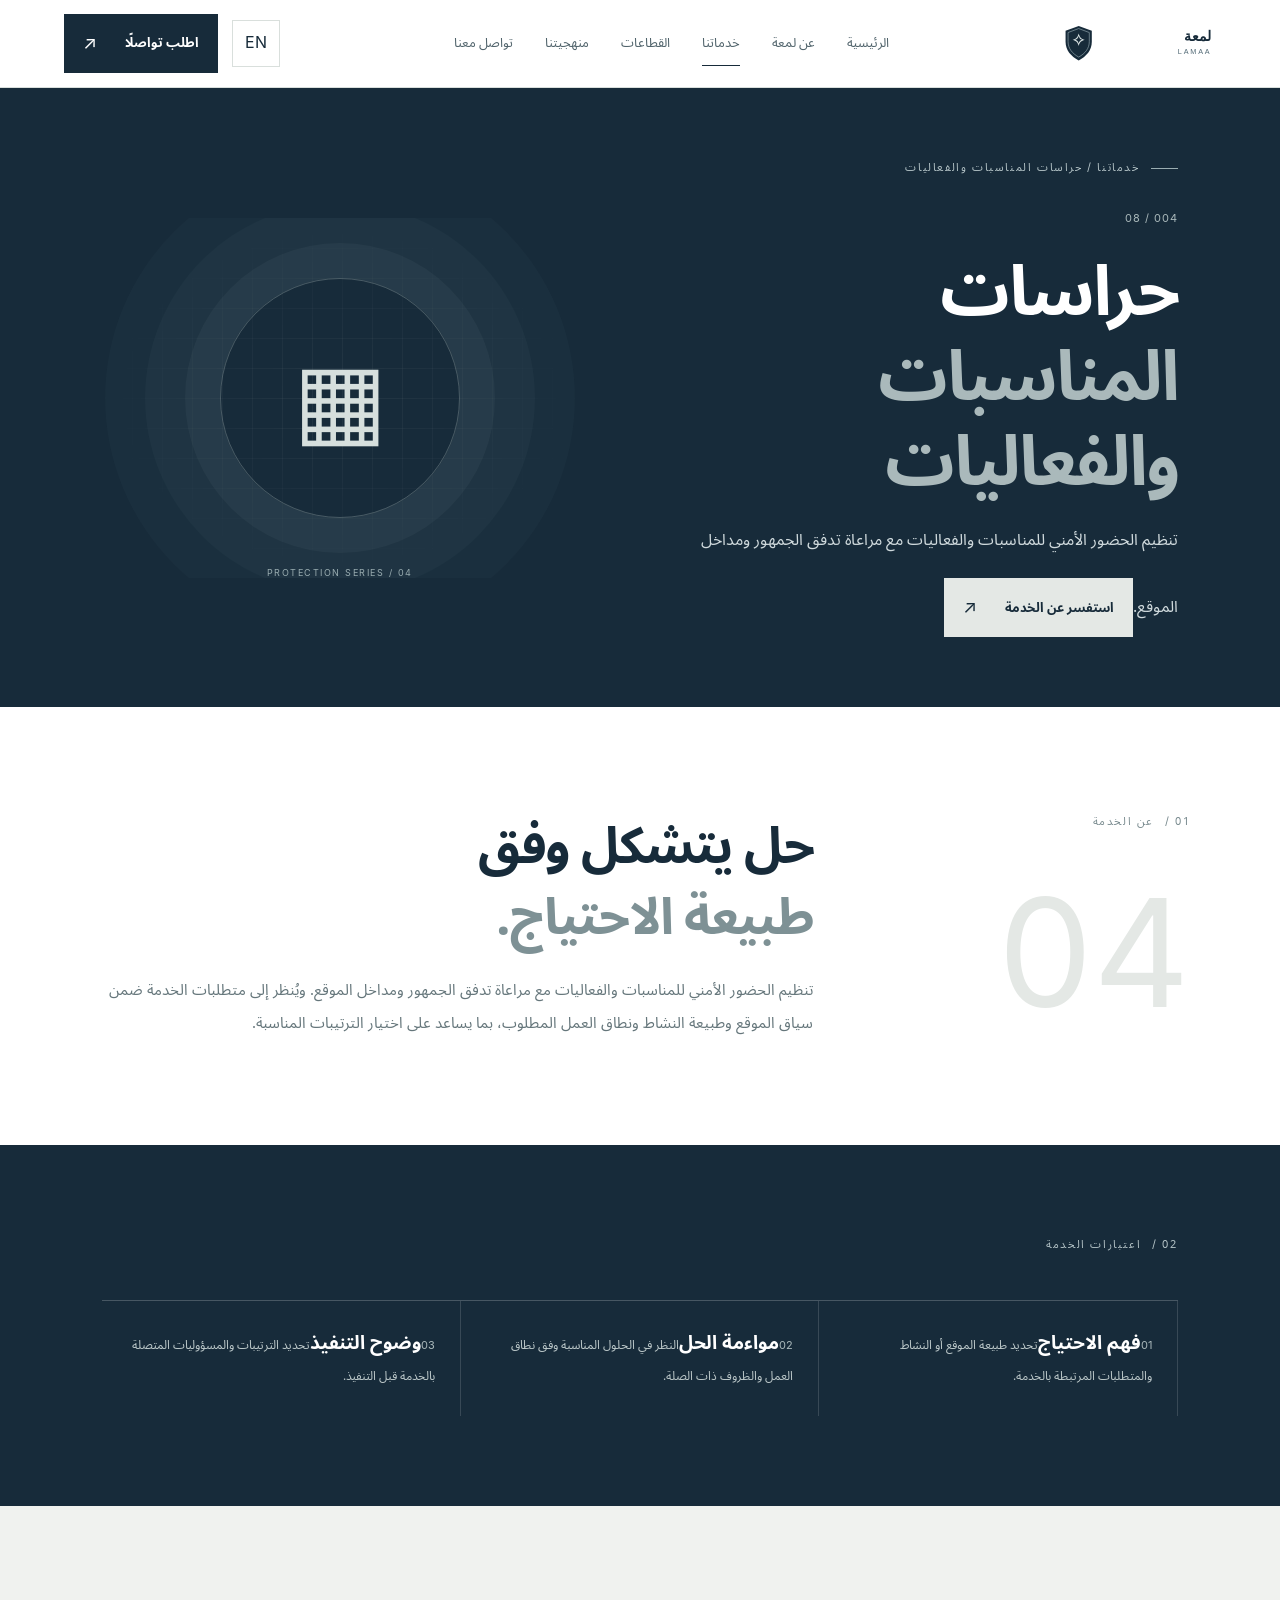
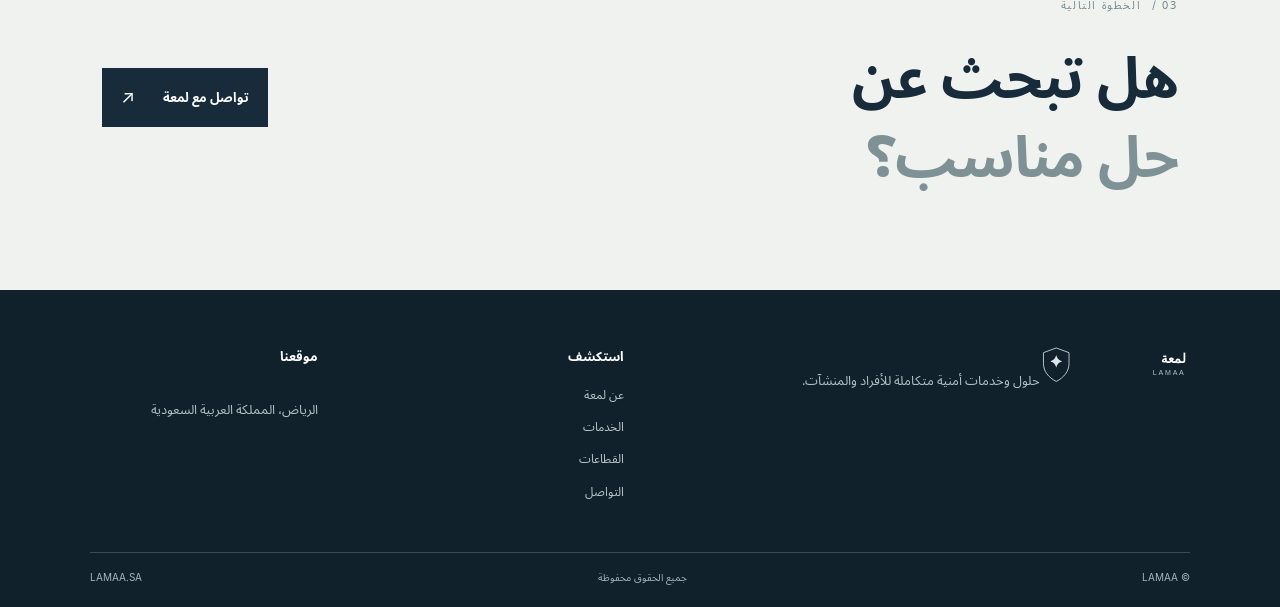
<file: service-events.html>
<!doctype html><html lang="ar" dir="rtl"><head><meta charset="utf-8"><meta name="viewport" content="width=device-width, initial-scale=1"><meta name="theme-color" content="#172b3a"><meta name="description" content="تنظيم الحضور الأمني للمناسبات والفعاليات مع مراعاة تدفق الجمهور ومداخل الموقع."><meta property="og:title" content="حراسات المناسبات والفعاليات | LAMAA"><meta property="og:description" content="تنظيم الحضور الأمني للمناسبات والفعاليات مع مراعاة تدفق الجمهور ومداخل الموقع."><title>حراسات المناسبات والفعاليات | LAMAA لمعة</title><link rel="icon" href="favicon.svg" type="image/svg+xml"><link rel="stylesheet" href="styles.css"></head><body><header class="site-header"><a class="brand" href="index.html"><img src="logo-horizontal.svg" alt="لمعة LAMAA"></a><nav class="main-nav" id="mainNav"><a class="nav-link " href="index.html"><span class="ar">الرئيسية</span><span class="en">Home</span></a><a class="nav-link " href="about.html"><span class="ar">عن لمعة</span><span class="en">About</span></a><a class="nav-link active" href="services.html"><span class="ar">خدماتنا</span><span class="en">Services</span></a><a class="nav-link " href="sectors.html"><span class="ar">القطاعات</span><span class="en">Sectors</span></a><a class="nav-link " href="approach.html"><span class="ar">منهجيتنا</span><span class="en">Approach</span></a><a class="nav-link " href="contact.html"><span class="ar">تواصل معنا</span><span class="en">Contact</span></a></nav><div class="header-actions"><button class="lang-switch" id="langSwitch" type="button" aria-label="Switch language">EN</button><a class="header-cta" href="contact.html"><span class="ar">اطلب تواصلًا</span><span class="en">Get in touch</span><b>↗</b></a><button class="menu-toggle" id="menuToggle" aria-label="Open menu">☰</button></div></header><main><section class="detail-hero"><div class="detail-hero-copy"><p class="eyebrow"><i></i><span class="ar">خدماتنا / حراسات المناسبات والفعاليات</span><span class="en">SERVICES / EVENT SECURITY</span></p><span class="detail-number">004 / 08</span><h1><span class="ar">حراسات<br><em>المناسبات والفعاليات</em></span><span class="en">Event Security</span></h1><p class="page-lead ar">تنظيم الحضور الأمني للمناسبات والفعاليات مع مراعاة تدفق الجمهور ومداخل الموقع.</p><p class="page-lead en">Security presence for events, considering guest flow, access points, and venue requirements.</p><a class="button button-light" href="contact.html"><span class="ar">استفسر عن الخدمة</span><span class="en">Enquire about this service</span><b>↗</b></a></div><div class="detail-visual"><div class="detail-grid"></div><div class="detail-rings"></div><div class="detail-symbol">▦</div><span>PROTECTION SERIES / 04</span></div></section><section class="split-section section-pad"><div class="section-side"><p class="eyebrow-dark">01 / <span class="ar">عن الخدمة</span><span class="en">OVERVIEW</span></p><span class="large-index">04</span></div><div class="split-content"><h2><span class="ar">حل يتشكل وفق<br><em>طبيعة الاحتياج.</em></span><span class="en">A solution shaped<br><em>around the need.</em></span></h2><p class="ar">تنظيم الحضور الأمني للمناسبات والفعاليات مع مراعاة تدفق الجمهور ومداخل الموقع. ويُنظر إلى متطلبات الخدمة ضمن سياق الموقع وطبيعة النشاط ونطاق العمل المطلوب، بما يساعد على اختيار الترتيبات المناسبة.</p><p class="en">Security presence for events, considering guest flow, access points, and venue requirements. Requirements are considered in the context of the site, activity and requested scope to help identify suitable arrangements.</p></div></section><section class="detail-points"><p class="eyebrow">02 / <span class="ar">اعتبارات الخدمة</span><span class="en">SERVICE CONSIDERATIONS</span></p><div class="point-grid"><article><b>01</b><h3 class="ar">فهم الاحتياج</h3><h3 class="en">Understand the need</h3><p class="ar">تحديد طبيعة الموقع أو النشاط والمتطلبات المرتبطة بالخدمة.</p><p class="en">Understand the site or activity and its service requirements.</p></article><article><b>02</b><h3 class="ar">مواءمة الحل</h3><h3 class="en">Shape the solution</h3><p class="ar">النظر في الحلول المناسبة وفق نطاق العمل والظروف ذات الصلة.</p><p class="en">Consider suitable solutions based on scope and relevant conditions.</p></article><article><b>03</b><h3 class="ar">وضوح التنفيذ</h3><h3 class="en">Clear delivery</h3><p class="ar">تحديد الترتيبات والمسؤوليات المتصلة بالخدمة قبل التنفيذ.</p><p class="en">Clarify service arrangements and responsibilities before delivery.</p></article></div></section><section class="next-service"><div><p class="eyebrow-dark">03 / <span class="ar">الخطوة التالية</span><span class="en">NEXT STEP</span></p><h2><span class="ar">هل تبحث عن<br><em>حل مناسب؟</em></span><span class="en">Looking for the<br><em>right solution?</em></span></h2></div><a class="button button-dark" href="contact.html"><span class="ar">تواصل مع لمعة</span><span class="en">Contact LAMAA</span><b>↗</b></a></section></main><footer class="site-footer"><div class="footer-main"><div><img src="logo-horizontal-light.svg" alt="LAMAA" class="footer-logo"><p class="ar">حلول وخدمات أمنية متكاملة للأفراد والمنشآت.</p><p class="en">Integrated security services and solutions for people and organizations.</p></div><div class="footer-links"><b class="ar">استكشف</b><b class="en">Explore</b><a href="about.html"><span class="ar">عن لمعة</span><span class="en">About</span></a><a href="services.html"><span class="ar">الخدمات</span><span class="en">Services</span></a><a href="sectors.html"><span class="ar">القطاعات</span><span class="en">Sectors</span></a><a href="contact.html"><span class="ar">التواصل</span><span class="en">Contact</span></a></div><div class="footer-location"><b class="ar">موقعنا</b><b class="en">Location</b><p class="ar">الرياض، المملكة العربية السعودية</p><p class="en">Riyadh, Saudi Arabia</p></div></div><div class="footer-bottom"><span>© <span id="year"></span> LAMAA</span><span class="ar">جميع الحقوق محفوظة</span><span class="en">All rights reserved</span><a href="index.html">LAMAA.SA</a></div></footer><script src="config.js"></script><script src="site.js"></script></body></html>
</file>
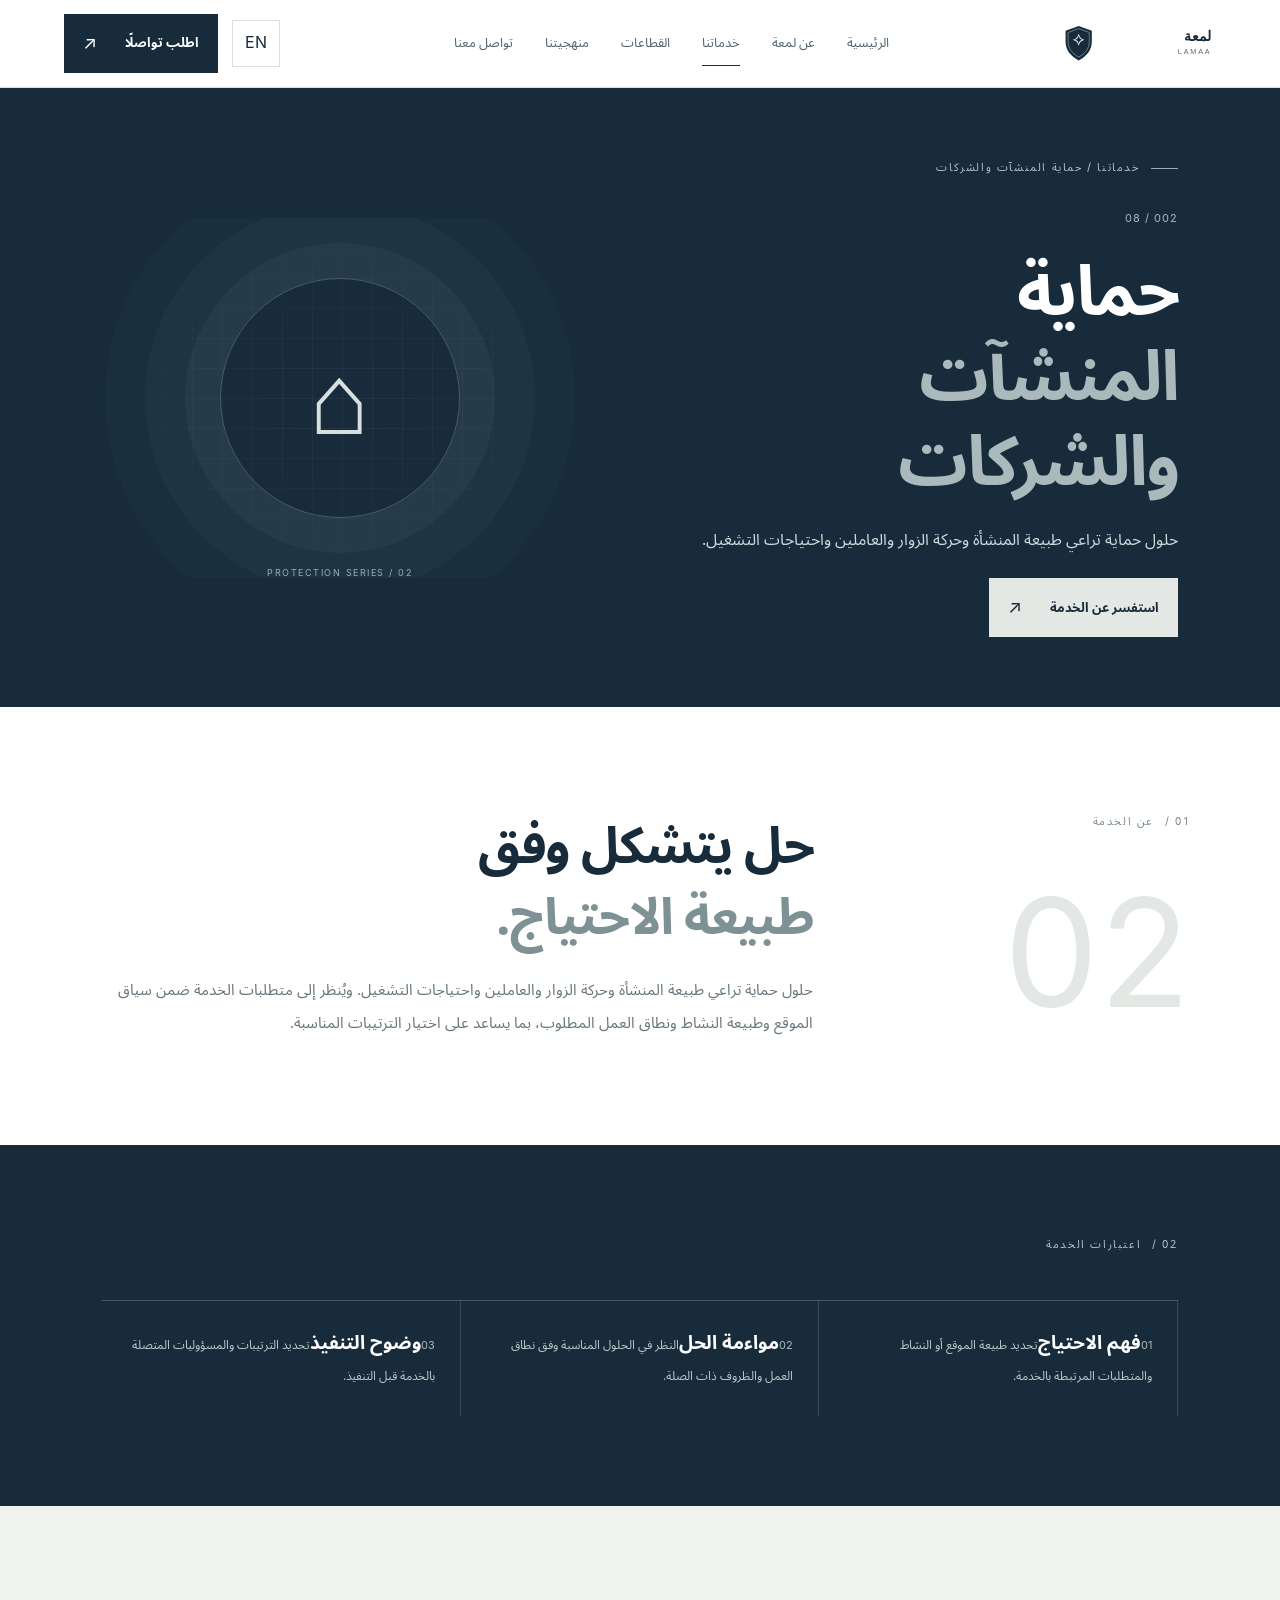
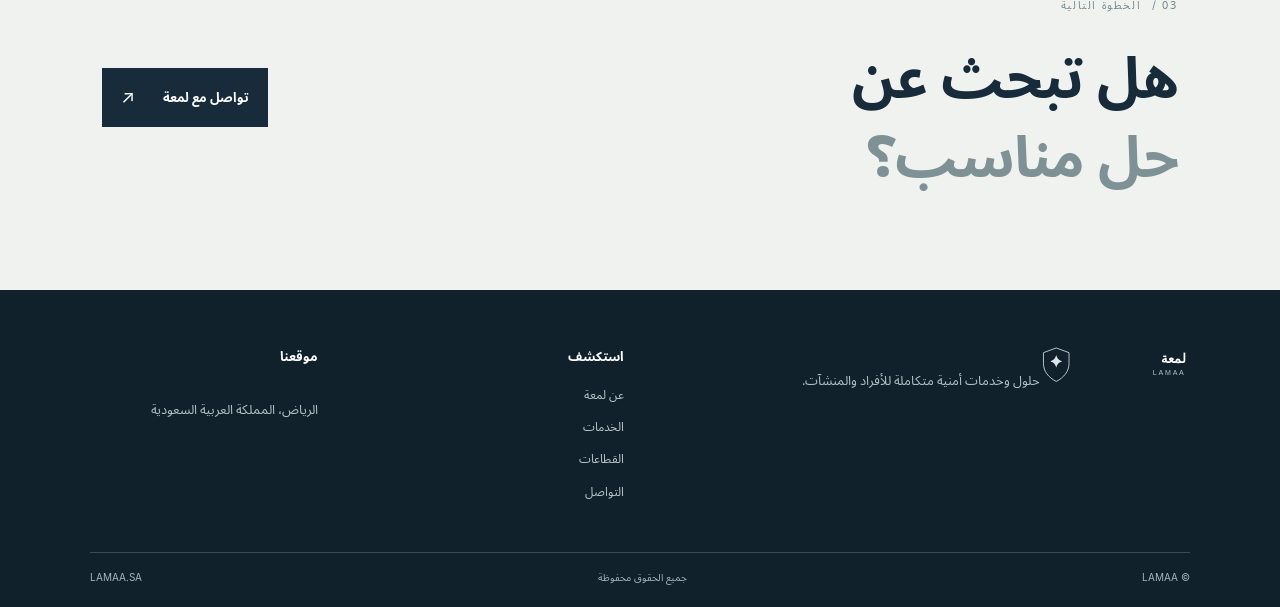
<file: service-facilities.html>
<!doctype html><html lang="ar" dir="rtl"><head><meta charset="utf-8"><meta name="viewport" content="width=device-width, initial-scale=1"><meta name="theme-color" content="#172b3a"><meta name="description" content="حلول حماية تراعي طبيعة المنشأة وحركة الزوار والعاملين واحتياجات التشغيل."><meta property="og:title" content="حماية المنشآت والشركات | LAMAA"><meta property="og:description" content="حلول حماية تراعي طبيعة المنشأة وحركة الزوار والعاملين واحتياجات التشغيل."><title>حماية المنشآت والشركات | LAMAA لمعة</title><link rel="icon" href="favicon.svg" type="image/svg+xml"><link rel="stylesheet" href="styles.css"></head><body><header class="site-header"><a class="brand" href="index.html"><img src="logo-horizontal.svg" alt="لمعة LAMAA"></a><nav class="main-nav" id="mainNav"><a class="nav-link " href="index.html"><span class="ar">الرئيسية</span><span class="en">Home</span></a><a class="nav-link " href="about.html"><span class="ar">عن لمعة</span><span class="en">About</span></a><a class="nav-link active" href="services.html"><span class="ar">خدماتنا</span><span class="en">Services</span></a><a class="nav-link " href="sectors.html"><span class="ar">القطاعات</span><span class="en">Sectors</span></a><a class="nav-link " href="approach.html"><span class="ar">منهجيتنا</span><span class="en">Approach</span></a><a class="nav-link " href="contact.html"><span class="ar">تواصل معنا</span><span class="en">Contact</span></a></nav><div class="header-actions"><button class="lang-switch" id="langSwitch" type="button" aria-label="Switch language">EN</button><a class="header-cta" href="contact.html"><span class="ar">اطلب تواصلًا</span><span class="en">Get in touch</span><b>↗</b></a><button class="menu-toggle" id="menuToggle" aria-label="Open menu">☰</button></div></header><main><section class="detail-hero"><div class="detail-hero-copy"><p class="eyebrow"><i></i><span class="ar">خدماتنا / حماية المنشآت والشركات</span><span class="en">SERVICES / FACILITY & CORPORATE PROTECTION</span></p><span class="detail-number">002 / 08</span><h1><span class="ar">حماية<br><em>المنشآت والشركات</em></span><span class="en">Facility & Corporate Protection</span></h1><p class="page-lead ar">حلول حماية تراعي طبيعة المنشأة وحركة الزوار والعاملين واحتياجات التشغيل.</p><p class="page-lead en">Protection solutions shaped around facility operations, visitor and staff movement, and operational needs.</p><a class="button button-light" href="contact.html"><span class="ar">استفسر عن الخدمة</span><span class="en">Enquire about this service</span><b>↗</b></a></div><div class="detail-visual"><div class="detail-grid"></div><div class="detail-rings"></div><div class="detail-symbol">⌂</div><span>PROTECTION SERIES / 02</span></div></section><section class="split-section section-pad"><div class="section-side"><p class="eyebrow-dark">01 / <span class="ar">عن الخدمة</span><span class="en">OVERVIEW</span></p><span class="large-index">02</span></div><div class="split-content"><h2><span class="ar">حل يتشكل وفق<br><em>طبيعة الاحتياج.</em></span><span class="en">A solution shaped<br><em>around the need.</em></span></h2><p class="ar">حلول حماية تراعي طبيعة المنشأة وحركة الزوار والعاملين واحتياجات التشغيل. ويُنظر إلى متطلبات الخدمة ضمن سياق الموقع وطبيعة النشاط ونطاق العمل المطلوب، بما يساعد على اختيار الترتيبات المناسبة.</p><p class="en">Protection solutions shaped around facility operations, visitor and staff movement, and operational needs. Requirements are considered in the context of the site, activity and requested scope to help identify suitable arrangements.</p></div></section><section class="detail-points"><p class="eyebrow">02 / <span class="ar">اعتبارات الخدمة</span><span class="en">SERVICE CONSIDERATIONS</span></p><div class="point-grid"><article><b>01</b><h3 class="ar">فهم الاحتياج</h3><h3 class="en">Understand the need</h3><p class="ar">تحديد طبيعة الموقع أو النشاط والمتطلبات المرتبطة بالخدمة.</p><p class="en">Understand the site or activity and its service requirements.</p></article><article><b>02</b><h3 class="ar">مواءمة الحل</h3><h3 class="en">Shape the solution</h3><p class="ar">النظر في الحلول المناسبة وفق نطاق العمل والظروف ذات الصلة.</p><p class="en">Consider suitable solutions based on scope and relevant conditions.</p></article><article><b>03</b><h3 class="ar">وضوح التنفيذ</h3><h3 class="en">Clear delivery</h3><p class="ar">تحديد الترتيبات والمسؤوليات المتصلة بالخدمة قبل التنفيذ.</p><p class="en">Clarify service arrangements and responsibilities before delivery.</p></article></div></section><section class="next-service"><div><p class="eyebrow-dark">03 / <span class="ar">الخطوة التالية</span><span class="en">NEXT STEP</span></p><h2><span class="ar">هل تبحث عن<br><em>حل مناسب؟</em></span><span class="en">Looking for the<br><em>right solution?</em></span></h2></div><a class="button button-dark" href="contact.html"><span class="ar">تواصل مع لمعة</span><span class="en">Contact LAMAA</span><b>↗</b></a></section></main><footer class="site-footer"><div class="footer-main"><div><img src="logo-horizontal-light.svg" alt="LAMAA" class="footer-logo"><p class="ar">حلول وخدمات أمنية متكاملة للأفراد والمنشآت.</p><p class="en">Integrated security services and solutions for people and organizations.</p></div><div class="footer-links"><b class="ar">استكشف</b><b class="en">Explore</b><a href="about.html"><span class="ar">عن لمعة</span><span class="en">About</span></a><a href="services.html"><span class="ar">الخدمات</span><span class="en">Services</span></a><a href="sectors.html"><span class="ar">القطاعات</span><span class="en">Sectors</span></a><a href="contact.html"><span class="ar">التواصل</span><span class="en">Contact</span></a></div><div class="footer-location"><b class="ar">موقعنا</b><b class="en">Location</b><p class="ar">الرياض، المملكة العربية السعودية</p><p class="en">Riyadh, Saudi Arabia</p></div></div><div class="footer-bottom"><span>© <span id="year"></span> LAMAA</span><span class="ar">جميع الحقوق محفوظة</span><span class="en">All rights reserved</span><a href="index.html">LAMAA.SA</a></div></footer><script src="config.js"></script><script src="site.js"></script></body></html>
</file>
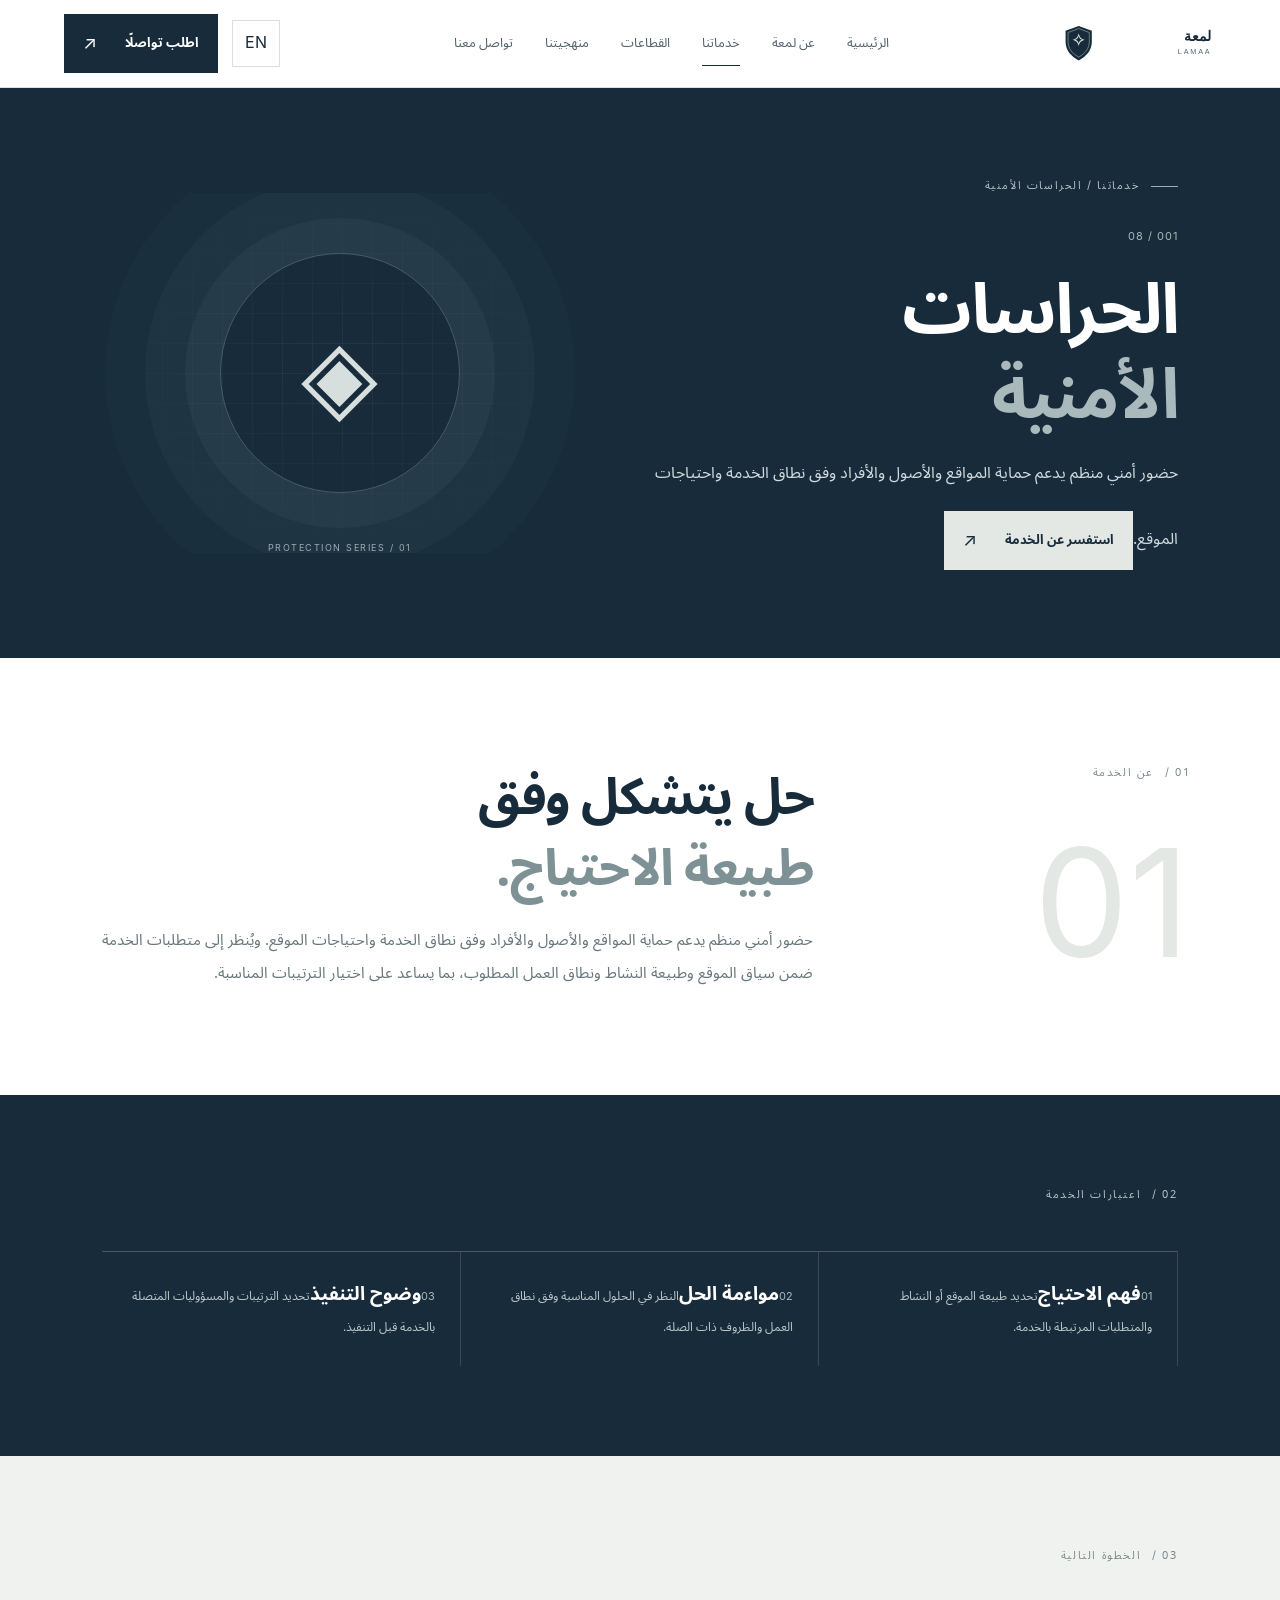
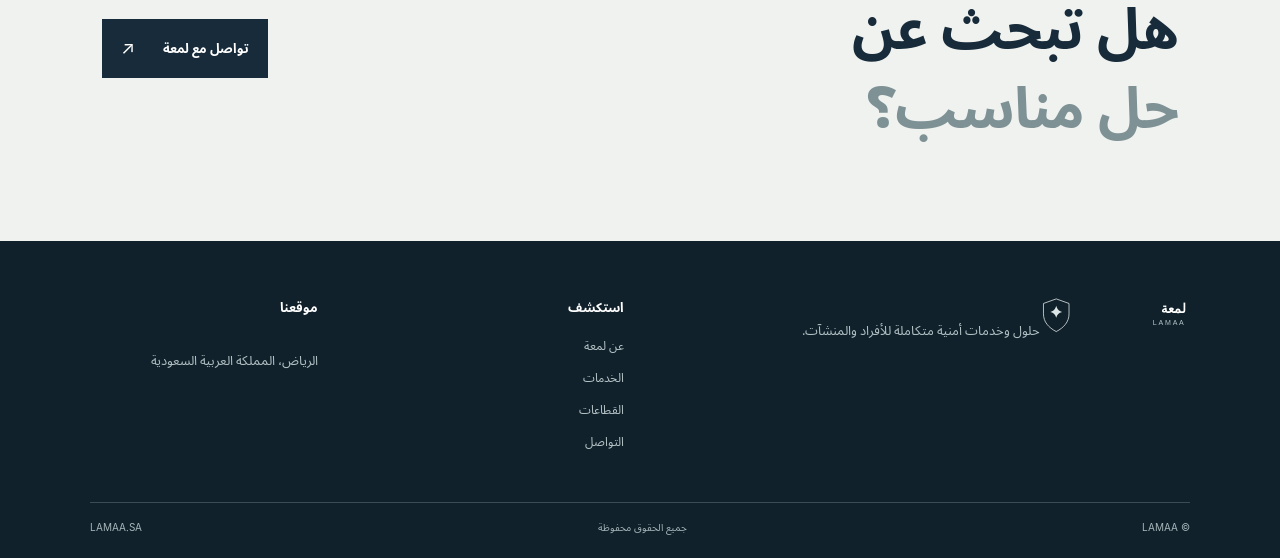
<file: service-guarding.html>
<!doctype html><html lang="ar" dir="rtl"><head><meta charset="utf-8"><meta name="viewport" content="width=device-width, initial-scale=1"><meta name="theme-color" content="#172b3a"><meta name="description" content="حضور أمني منظم يدعم حماية المواقع والأصول والأفراد وفق نطاق الخدمة واحتياجات الموقع."><meta property="og:title" content="الحراسات الأمنية | LAMAA"><meta property="og:description" content="حضور أمني منظم يدعم حماية المواقع والأصول والأفراد وفق نطاق الخدمة واحتياجات الموقع."><title>الحراسات الأمنية | LAMAA لمعة</title><link rel="icon" href="favicon.svg" type="image/svg+xml"><link rel="stylesheet" href="styles.css"></head><body><header class="site-header"><a class="brand" href="index.html"><img src="logo-horizontal.svg" alt="لمعة LAMAA"></a><nav class="main-nav" id="mainNav"><a class="nav-link " href="index.html"><span class="ar">الرئيسية</span><span class="en">Home</span></a><a class="nav-link " href="about.html"><span class="ar">عن لمعة</span><span class="en">About</span></a><a class="nav-link active" href="services.html"><span class="ar">خدماتنا</span><span class="en">Services</span></a><a class="nav-link " href="sectors.html"><span class="ar">القطاعات</span><span class="en">Sectors</span></a><a class="nav-link " href="approach.html"><span class="ar">منهجيتنا</span><span class="en">Approach</span></a><a class="nav-link " href="contact.html"><span class="ar">تواصل معنا</span><span class="en">Contact</span></a></nav><div class="header-actions"><button class="lang-switch" id="langSwitch" type="button" aria-label="Switch language">EN</button><a class="header-cta" href="contact.html"><span class="ar">اطلب تواصلًا</span><span class="en">Get in touch</span><b>↗</b></a><button class="menu-toggle" id="menuToggle" aria-label="Open menu">☰</button></div></header><main><section class="detail-hero"><div class="detail-hero-copy"><p class="eyebrow"><i></i><span class="ar">خدماتنا / الحراسات الأمنية</span><span class="en">SERVICES / SECURITY GUARDING</span></p><span class="detail-number">001 / 08</span><h1><span class="ar">الحراسات<br><em>الأمنية</em></span><span class="en">Security Guarding</span></h1><p class="page-lead ar">حضور أمني منظم يدعم حماية المواقع والأصول والأفراد وفق نطاق الخدمة واحتياجات الموقع.</p><p class="page-lead en">Organized on-site security presence designed around the site, its assets, people, and agreed service scope.</p><a class="button button-light" href="contact.html"><span class="ar">استفسر عن الخدمة</span><span class="en">Enquire about this service</span><b>↗</b></a></div><div class="detail-visual"><div class="detail-grid"></div><div class="detail-rings"></div><div class="detail-symbol">◈</div><span>PROTECTION SERIES / 01</span></div></section><section class="split-section section-pad"><div class="section-side"><p class="eyebrow-dark">01 / <span class="ar">عن الخدمة</span><span class="en">OVERVIEW</span></p><span class="large-index">01</span></div><div class="split-content"><h2><span class="ar">حل يتشكل وفق<br><em>طبيعة الاحتياج.</em></span><span class="en">A solution shaped<br><em>around the need.</em></span></h2><p class="ar">حضور أمني منظم يدعم حماية المواقع والأصول والأفراد وفق نطاق الخدمة واحتياجات الموقع. ويُنظر إلى متطلبات الخدمة ضمن سياق الموقع وطبيعة النشاط ونطاق العمل المطلوب، بما يساعد على اختيار الترتيبات المناسبة.</p><p class="en">Organized on-site security presence designed around the site, its assets, people, and agreed service scope. Requirements are considered in the context of the site, activity and requested scope to help identify suitable arrangements.</p></div></section><section class="detail-points"><p class="eyebrow">02 / <span class="ar">اعتبارات الخدمة</span><span class="en">SERVICE CONSIDERATIONS</span></p><div class="point-grid"><article><b>01</b><h3 class="ar">فهم الاحتياج</h3><h3 class="en">Understand the need</h3><p class="ar">تحديد طبيعة الموقع أو النشاط والمتطلبات المرتبطة بالخدمة.</p><p class="en">Understand the site or activity and its service requirements.</p></article><article><b>02</b><h3 class="ar">مواءمة الحل</h3><h3 class="en">Shape the solution</h3><p class="ar">النظر في الحلول المناسبة وفق نطاق العمل والظروف ذات الصلة.</p><p class="en">Consider suitable solutions based on scope and relevant conditions.</p></article><article><b>03</b><h3 class="ar">وضوح التنفيذ</h3><h3 class="en">Clear delivery</h3><p class="ar">تحديد الترتيبات والمسؤوليات المتصلة بالخدمة قبل التنفيذ.</p><p class="en">Clarify service arrangements and responsibilities before delivery.</p></article></div></section><section class="next-service"><div><p class="eyebrow-dark">03 / <span class="ar">الخطوة التالية</span><span class="en">NEXT STEP</span></p><h2><span class="ar">هل تبحث عن<br><em>حل مناسب؟</em></span><span class="en">Looking for the<br><em>right solution?</em></span></h2></div><a class="button button-dark" href="contact.html"><span class="ar">تواصل مع لمعة</span><span class="en">Contact LAMAA</span><b>↗</b></a></section></main><footer class="site-footer"><div class="footer-main"><div><img src="logo-horizontal-light.svg" alt="LAMAA" class="footer-logo"><p class="ar">حلول وخدمات أمنية متكاملة للأفراد والمنشآت.</p><p class="en">Integrated security services and solutions for people and organizations.</p></div><div class="footer-links"><b class="ar">استكشف</b><b class="en">Explore</b><a href="about.html"><span class="ar">عن لمعة</span><span class="en">About</span></a><a href="services.html"><span class="ar">الخدمات</span><span class="en">Services</span></a><a href="sectors.html"><span class="ar">القطاعات</span><span class="en">Sectors</span></a><a href="contact.html"><span class="ar">التواصل</span><span class="en">Contact</span></a></div><div class="footer-location"><b class="ar">موقعنا</b><b class="en">Location</b><p class="ar">الرياض، المملكة العربية السعودية</p><p class="en">Riyadh, Saudi Arabia</p></div></div><div class="footer-bottom"><span>© <span id="year"></span> LAMAA</span><span class="ar">جميع الحقوق محفوظة</span><span class="en">All rights reserved</span><a href="index.html">LAMAA.SA</a></div></footer><script src="config.js"></script><script src="site.js"></script></body></html>
</file>
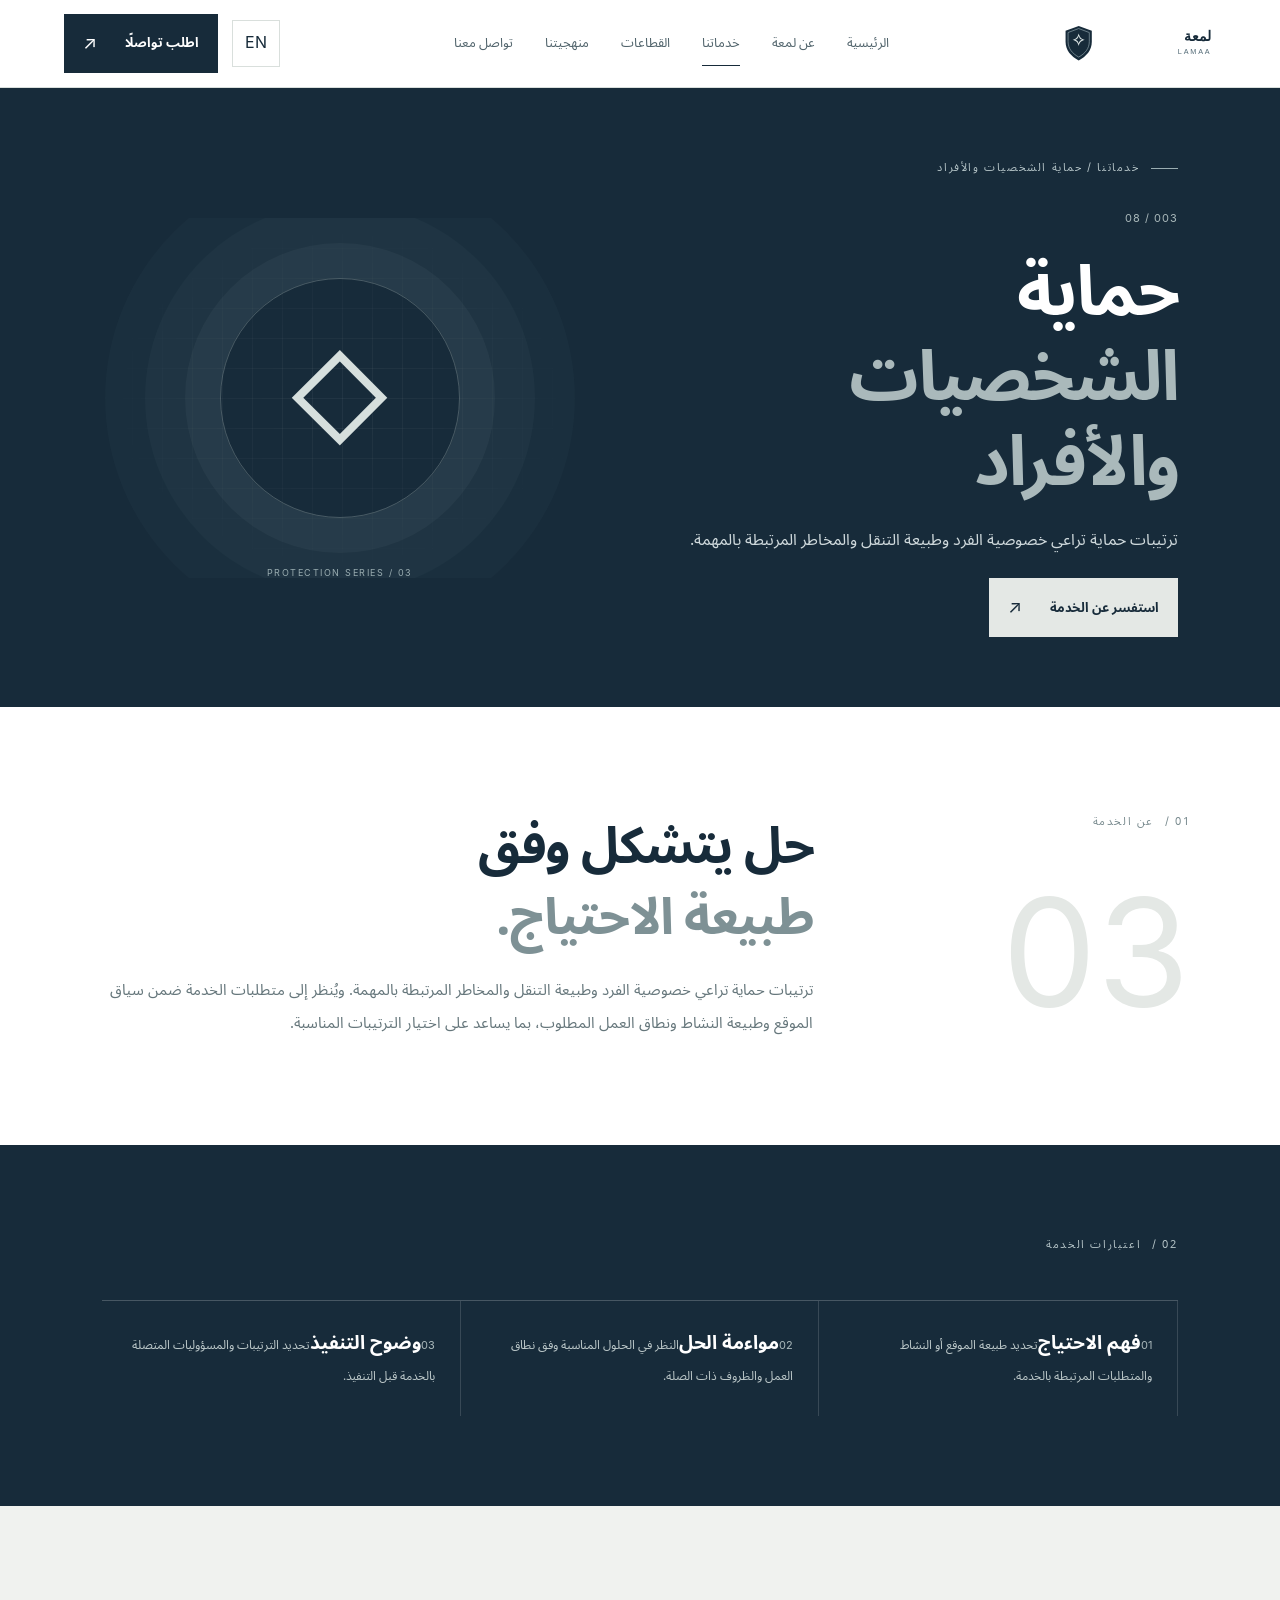
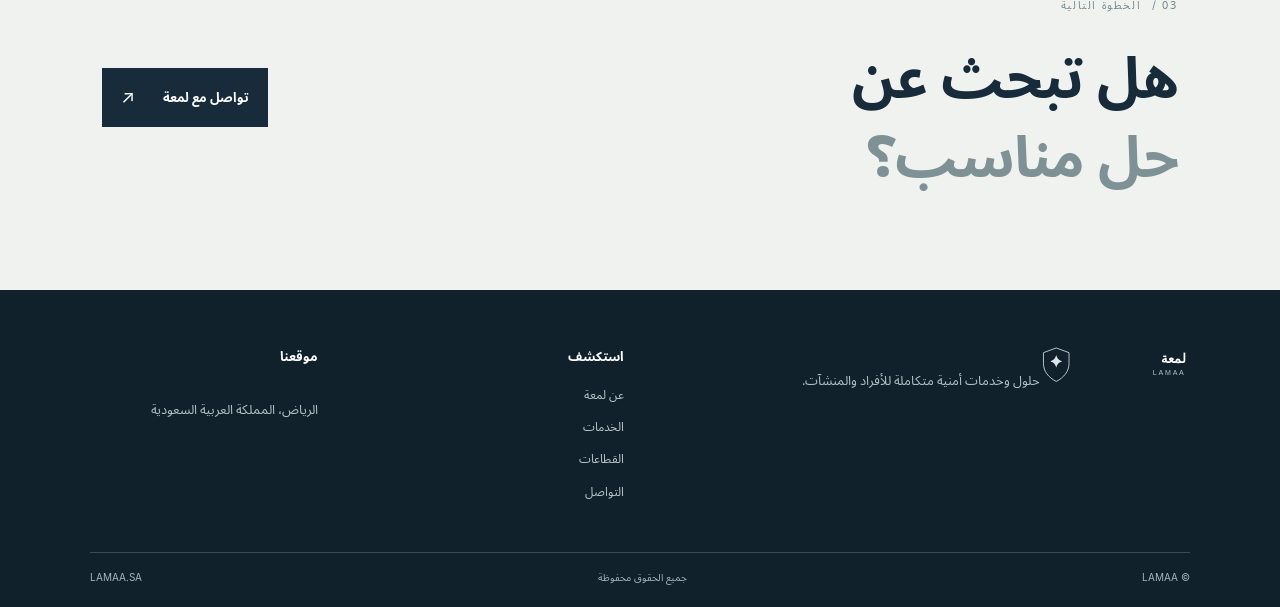
<file: service-personal.html>
<!doctype html><html lang="ar" dir="rtl"><head><meta charset="utf-8"><meta name="viewport" content="width=device-width, initial-scale=1"><meta name="theme-color" content="#172b3a"><meta name="description" content="ترتيبات حماية تراعي خصوصية الفرد وطبيعة التنقل والمخاطر المرتبطة بالمهمة."><meta property="og:title" content="حماية الشخصيات والأفراد | LAMAA"><meta property="og:description" content="ترتيبات حماية تراعي خصوصية الفرد وطبيعة التنقل والمخاطر المرتبطة بالمهمة."><title>حماية الشخصيات والأفراد | LAMAA لمعة</title><link rel="icon" href="favicon.svg" type="image/svg+xml"><link rel="stylesheet" href="styles.css"></head><body><header class="site-header"><a class="brand" href="index.html"><img src="logo-horizontal.svg" alt="لمعة LAMAA"></a><nav class="main-nav" id="mainNav"><a class="nav-link " href="index.html"><span class="ar">الرئيسية</span><span class="en">Home</span></a><a class="nav-link " href="about.html"><span class="ar">عن لمعة</span><span class="en">About</span></a><a class="nav-link active" href="services.html"><span class="ar">خدماتنا</span><span class="en">Services</span></a><a class="nav-link " href="sectors.html"><span class="ar">القطاعات</span><span class="en">Sectors</span></a><a class="nav-link " href="approach.html"><span class="ar">منهجيتنا</span><span class="en">Approach</span></a><a class="nav-link " href="contact.html"><span class="ar">تواصل معنا</span><span class="en">Contact</span></a></nav><div class="header-actions"><button class="lang-switch" id="langSwitch" type="button" aria-label="Switch language">EN</button><a class="header-cta" href="contact.html"><span class="ar">اطلب تواصلًا</span><span class="en">Get in touch</span><b>↗</b></a><button class="menu-toggle" id="menuToggle" aria-label="Open menu">☰</button></div></header><main><section class="detail-hero"><div class="detail-hero-copy"><p class="eyebrow"><i></i><span class="ar">خدماتنا / حماية الشخصيات والأفراد</span><span class="en">SERVICES / PERSONAL PROTECTION</span></p><span class="detail-number">003 / 08</span><h1><span class="ar">حماية<br><em>الشخصيات والأفراد</em></span><span class="en">Personal Protection</span></h1><p class="page-lead ar">ترتيبات حماية تراعي خصوصية الفرد وطبيعة التنقل والمخاطر المرتبطة بالمهمة.</p><p class="page-lead en">Protection arrangements that consider personal privacy, movement, and task-specific risk considerations.</p><a class="button button-light" href="contact.html"><span class="ar">استفسر عن الخدمة</span><span class="en">Enquire about this service</span><b>↗</b></a></div><div class="detail-visual"><div class="detail-grid"></div><div class="detail-rings"></div><div class="detail-symbol">◇</div><span>PROTECTION SERIES / 03</span></div></section><section class="split-section section-pad"><div class="section-side"><p class="eyebrow-dark">01 / <span class="ar">عن الخدمة</span><span class="en">OVERVIEW</span></p><span class="large-index">03</span></div><div class="split-content"><h2><span class="ar">حل يتشكل وفق<br><em>طبيعة الاحتياج.</em></span><span class="en">A solution shaped<br><em>around the need.</em></span></h2><p class="ar">ترتيبات حماية تراعي خصوصية الفرد وطبيعة التنقل والمخاطر المرتبطة بالمهمة. ويُنظر إلى متطلبات الخدمة ضمن سياق الموقع وطبيعة النشاط ونطاق العمل المطلوب، بما يساعد على اختيار الترتيبات المناسبة.</p><p class="en">Protection arrangements that consider personal privacy, movement, and task-specific risk considerations. Requirements are considered in the context of the site, activity and requested scope to help identify suitable arrangements.</p></div></section><section class="detail-points"><p class="eyebrow">02 / <span class="ar">اعتبارات الخدمة</span><span class="en">SERVICE CONSIDERATIONS</span></p><div class="point-grid"><article><b>01</b><h3 class="ar">فهم الاحتياج</h3><h3 class="en">Understand the need</h3><p class="ar">تحديد طبيعة الموقع أو النشاط والمتطلبات المرتبطة بالخدمة.</p><p class="en">Understand the site or activity and its service requirements.</p></article><article><b>02</b><h3 class="ar">مواءمة الحل</h3><h3 class="en">Shape the solution</h3><p class="ar">النظر في الحلول المناسبة وفق نطاق العمل والظروف ذات الصلة.</p><p class="en">Consider suitable solutions based on scope and relevant conditions.</p></article><article><b>03</b><h3 class="ar">وضوح التنفيذ</h3><h3 class="en">Clear delivery</h3><p class="ar">تحديد الترتيبات والمسؤوليات المتصلة بالخدمة قبل التنفيذ.</p><p class="en">Clarify service arrangements and responsibilities before delivery.</p></article></div></section><section class="next-service"><div><p class="eyebrow-dark">03 / <span class="ar">الخطوة التالية</span><span class="en">NEXT STEP</span></p><h2><span class="ar">هل تبحث عن<br><em>حل مناسب؟</em></span><span class="en">Looking for the<br><em>right solution?</em></span></h2></div><a class="button button-dark" href="contact.html"><span class="ar">تواصل مع لمعة</span><span class="en">Contact LAMAA</span><b>↗</b></a></section></main><footer class="site-footer"><div class="footer-main"><div><img src="logo-horizontal-light.svg" alt="LAMAA" class="footer-logo"><p class="ar">حلول وخدمات أمنية متكاملة للأفراد والمنشآت.</p><p class="en">Integrated security services and solutions for people and organizations.</p></div><div class="footer-links"><b class="ar">استكشف</b><b class="en">Explore</b><a href="about.html"><span class="ar">عن لمعة</span><span class="en">About</span></a><a href="services.html"><span class="ar">الخدمات</span><span class="en">Services</span></a><a href="sectors.html"><span class="ar">القطاعات</span><span class="en">Sectors</span></a><a href="contact.html"><span class="ar">التواصل</span><span class="en">Contact</span></a></div><div class="footer-location"><b class="ar">موقعنا</b><b class="en">Location</b><p class="ar">الرياض، المملكة العربية السعودية</p><p class="en">Riyadh, Saudi Arabia</p></div></div><div class="footer-bottom"><span>© <span id="year"></span> LAMAA</span><span class="ar">جميع الحقوق محفوظة</span><span class="en">All rights reserved</span><a href="index.html">LAMAA.SA</a></div></footer><script src="config.js"></script><script src="site.js"></script></body></html>
</file>
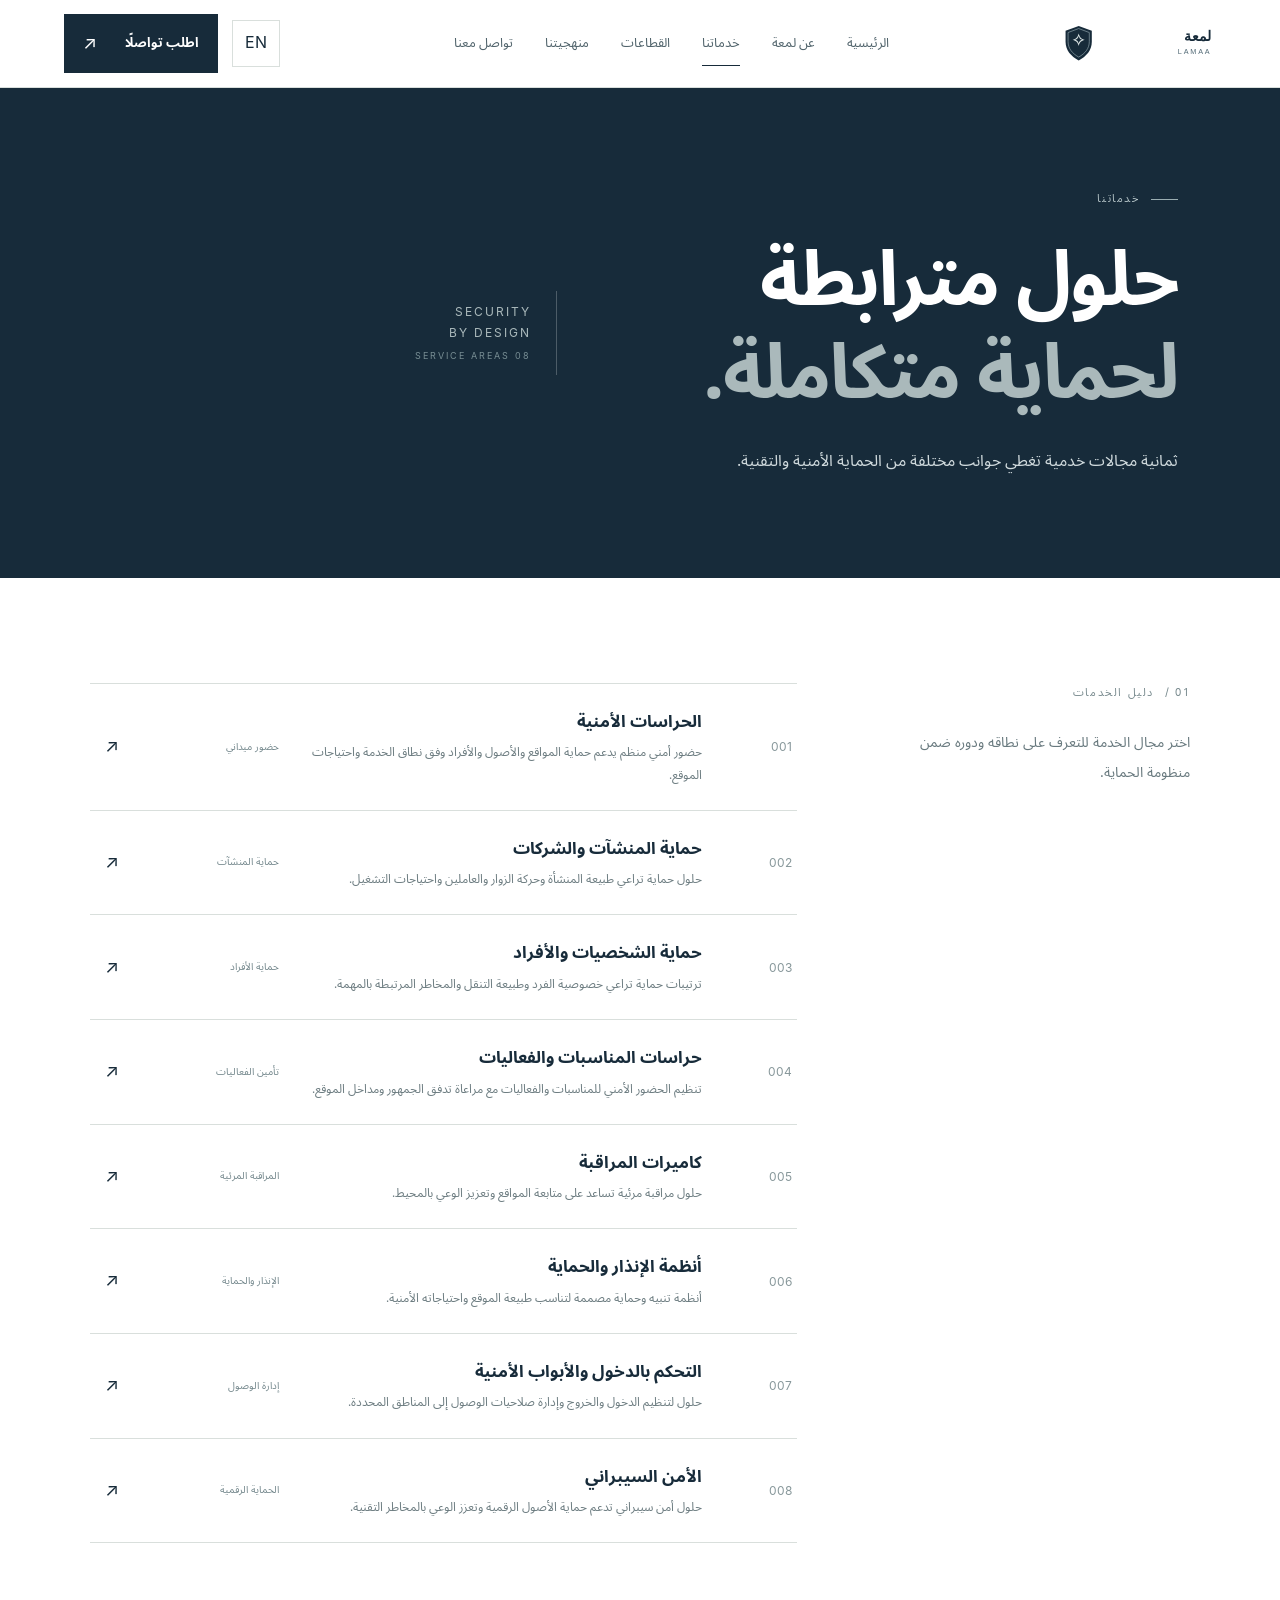
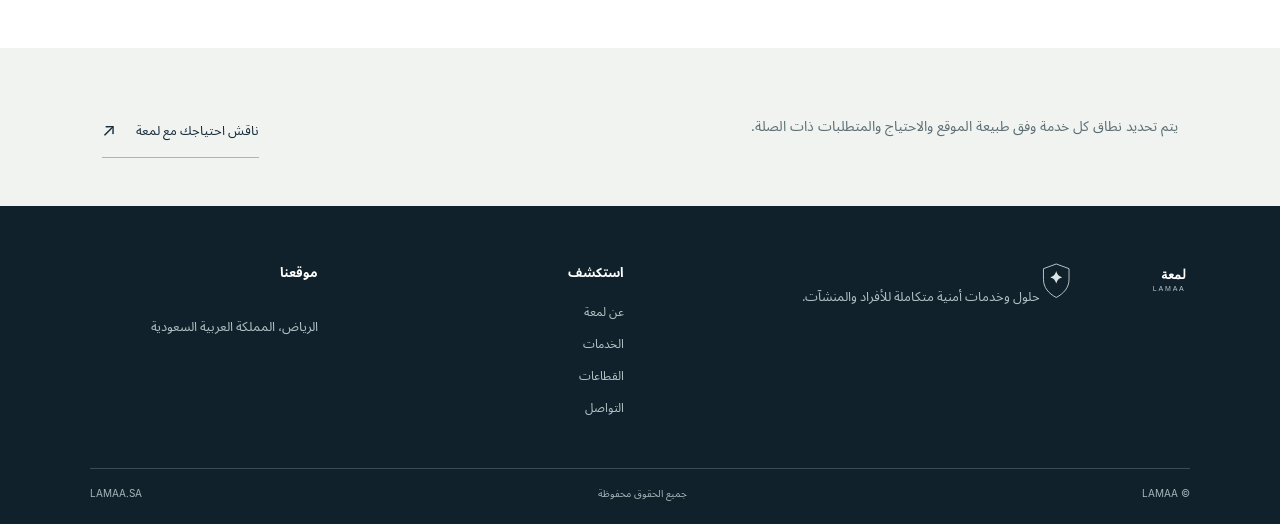
<file: services.html>
<!doctype html><html lang="ar" dir="rtl"><head><meta charset="utf-8"><meta name="viewport" content="width=device-width, initial-scale=1"><meta name="theme-color" content="#172b3a"><meta name="description" content="استكشف الخدمات الأمنية الثماني التي تقدمها لمعة."><meta property="og:title" content="خدمات لمعة الأمنية | LAMAA"><meta property="og:description" content="استكشف الخدمات الأمنية الثماني التي تقدمها لمعة."><title>خدمات لمعة الأمنية | LAMAA لمعة</title><link rel="icon" href="favicon.svg" type="image/svg+xml"><link rel="stylesheet" href="styles.css"></head><body><header class="site-header"><a class="brand" href="index.html"><img src="logo-horizontal.svg" alt="لمعة LAMAA"></a><nav class="main-nav" id="mainNav"><a class="nav-link " href="index.html"><span class="ar">الرئيسية</span><span class="en">Home</span></a><a class="nav-link " href="about.html"><span class="ar">عن لمعة</span><span class="en">About</span></a><a class="nav-link active" href="services.html"><span class="ar">خدماتنا</span><span class="en">Services</span></a><a class="nav-link " href="sectors.html"><span class="ar">القطاعات</span><span class="en">Sectors</span></a><a class="nav-link " href="approach.html"><span class="ar">منهجيتنا</span><span class="en">Approach</span></a><a class="nav-link " href="contact.html"><span class="ar">تواصل معنا</span><span class="en">Contact</span></a></nav><div class="header-actions"><button class="lang-switch" id="langSwitch" type="button" aria-label="Switch language">EN</button><a class="header-cta" href="contact.html"><span class="ar">اطلب تواصلًا</span><span class="en">Get in touch</span><b>↗</b></a><button class="menu-toggle" id="menuToggle" aria-label="Open menu">☰</button></div></header><main><section class="page-hero services-hero"><div class="page-hero-inner"><p class="eyebrow"><i></i><span class="ar">خدماتنا</span><span class="en">OUR SERVICES</span></p><h1><span class="ar">حلول مترابطة<br><em>لحماية متكاملة.</em></span><span class="en">Connected solutions<br><em>for integrated protection.</em></span></h1><p class="page-lead ar">ثمانية مجالات خدمية تغطي جوانب مختلفة من الحماية الأمنية والتقنية.</p><p class="page-lead en">Eight service areas addressing different dimensions of physical and technology-enabled security.</p></div><div class="hero-side-note">SECURITY<br>BY DESIGN<br><span>08 SERVICE AREAS</span></div></section><section class="services-directory section-pad"><div class="directory-intro"><p class="eyebrow-dark">01 / <span class="ar">دليل الخدمات</span><span class="en">SERVICE DIRECTORY</span></p><p class="ar">اختر مجال الخدمة للتعرف على نطاقه ودوره ضمن منظومة الحماية.</p><p class="en">Explore each service area to understand its role within an integrated protection approach.</p></div><div class="service-rows"><a class="service-row" href="service-guarding.html"><span class="row-num">001</span><div><h3><span class="ar">الحراسات الأمنية</span><span class="en">Security Guarding</span></h3><p><span class="ar">حضور أمني منظم يدعم حماية المواقع والأصول والأفراد وفق نطاق الخدمة واحتياجات الموقع.</span><span class="en">Organized on-site security presence designed around the site, its assets, people, and agreed service scope.</span></p></div><span class="row-tag"><span class="ar">حضور ميداني</span><span class="en">On-site presence</span></span><b>↗</b></a><a class="service-row" href="service-facilities.html"><span class="row-num">002</span><div><h3><span class="ar">حماية المنشآت والشركات</span><span class="en">Facility & Corporate Protection</span></h3><p><span class="ar">حلول حماية تراعي طبيعة المنشأة وحركة الزوار والعاملين واحتياجات التشغيل.</span><span class="en">Protection solutions shaped around facility operations, visitor and staff movement, and operational needs.</span></p></div><span class="row-tag"><span class="ar">حماية المنشآت</span><span class="en">Facility protection</span></span><b>↗</b></a><a class="service-row" href="service-personal.html"><span class="row-num">003</span><div><h3><span class="ar">حماية الشخصيات والأفراد</span><span class="en">Personal Protection</span></h3><p><span class="ar">ترتيبات حماية تراعي خصوصية الفرد وطبيعة التنقل والمخاطر المرتبطة بالمهمة.</span><span class="en">Protection arrangements that consider personal privacy, movement, and task-specific risk considerations.</span></p></div><span class="row-tag"><span class="ar">حماية الأفراد</span><span class="en">Personal protection</span></span><b>↗</b></a><a class="service-row" href="service-events.html"><span class="row-num">004</span><div><h3><span class="ar">حراسات المناسبات والفعاليات</span><span class="en">Event Security</span></h3><p><span class="ar">تنظيم الحضور الأمني للمناسبات والفعاليات مع مراعاة تدفق الجمهور ومداخل الموقع.</span><span class="en">Security presence for events, considering guest flow, access points, and venue requirements.</span></p></div><span class="row-tag"><span class="ar">تأمين الفعاليات</span><span class="en">Event security</span></span><b>↗</b></a><a class="service-row" href="service-cctv.html"><span class="row-num">005</span><div><h3><span class="ar">كاميرات المراقبة</span><span class="en">CCTV Systems</span></h3><p><span class="ar">حلول مراقبة مرئية تساعد على متابعة المواقع وتعزيز الوعي بالمحيط.</span><span class="en">Video surveillance solutions that support site visibility and situational awareness.</span></p></div><span class="row-tag"><span class="ar">المراقبة المرئية</span><span class="en">Video surveillance</span></span><b>↗</b></a><a class="service-row" href="service-alarms.html"><span class="row-num">006</span><div><h3><span class="ar">أنظمة الإنذار والحماية</span><span class="en">Alarm & Protection Systems</span></h3><p><span class="ar">أنظمة تنبيه وحماية مصممة لتناسب طبيعة الموقع واحتياجاته الأمنية.</span><span class="en">Alerting and protection systems selected to suit the site and its security needs.</span></p></div><span class="row-tag"><span class="ar">الإنذار والحماية</span><span class="en">Alarm systems</span></span><b>↗</b></a><a class="service-row" href="service-access.html"><span class="row-num">007</span><div><h3><span class="ar">التحكم بالدخول والأبواب الأمنية</span><span class="en">Access Control & Security Doors</span></h3><p><span class="ar">حلول لتنظيم الدخول والخروج وإدارة صلاحيات الوصول إلى المناطق المحددة.</span><span class="en">Solutions for managing entry, exit, and access permissions to designated areas.</span></p></div><span class="row-tag"><span class="ar">إدارة الوصول</span><span class="en">Access management</span></span><b>↗</b></a><a class="service-row" href="service-cyber.html"><span class="row-num">008</span><div><h3><span class="ar">الأمن السيبراني</span><span class="en">Cybersecurity</span></h3><p><span class="ar">حلول أمن سيبراني تدعم حماية الأصول الرقمية وتعزز الوعي بالمخاطر التقنية.</span><span class="en">Cybersecurity solutions that support digital asset protection and awareness of technology risks.</span></p></div><span class="row-tag"><span class="ar">الحماية الرقمية</span><span class="en">Digital protection</span></span><b>↗</b></a></div></section><section class="service-note"><p class="ar">يتم تحديد نطاق كل خدمة وفق طبيعة الموقع والاحتياج والمتطلبات ذات الصلة.</p><p class="en">The scope of each service is determined by the site, its needs and relevant requirements.</p><a class="under-link" href="contact.html"><span class="ar">ناقش احتياجك مع لمعة</span><span class="en">Discuss your needs with LAMAA</span><b>↗</b></a></section></main><footer class="site-footer"><div class="footer-main"><div><img src="logo-horizontal-light.svg" alt="LAMAA" class="footer-logo"><p class="ar">حلول وخدمات أمنية متكاملة للأفراد والمنشآت.</p><p class="en">Integrated security services and solutions for people and organizations.</p></div><div class="footer-links"><b class="ar">استكشف</b><b class="en">Explore</b><a href="about.html"><span class="ar">عن لمعة</span><span class="en">About</span></a><a href="services.html"><span class="ar">الخدمات</span><span class="en">Services</span></a><a href="sectors.html"><span class="ar">القطاعات</span><span class="en">Sectors</span></a><a href="contact.html"><span class="ar">التواصل</span><span class="en">Contact</span></a></div><div class="footer-location"><b class="ar">موقعنا</b><b class="en">Location</b><p class="ar">الرياض، المملكة العربية السعودية</p><p class="en">Riyadh, Saudi Arabia</p></div></div><div class="footer-bottom"><span>© <span id="year"></span> LAMAA</span><span class="ar">جميع الحقوق محفوظة</span><span class="en">All rights reserved</span><a href="index.html">LAMAA.SA</a></div></footer><script src="config.js"></script><script src="site.js"></script></body></html>
</file>
<file: styles.css>
@font-face{font-family:Inter;src:url('inter-regular.otf')}@font-face{font-family:Inter;src:url('inter-bold.otf');font-weight:700}@font-face{font-family:Noto;src:url('noto-arabic-regular.ttf')}@font-face{font-family:Noto;src:url('noto-arabic-bold.ttf');font-weight:700}:root{--ink:#172b3a;--deep:#10212c;--slate:#263d49;--muted:#687c83;--stone:#a5a99f;--paper:#e8e7e1;--line:#d9dfdc;--mist:#f1f3f1;--white:#fff;--max:1280px}*{box-sizing:border-box}html{scroll-behavior:smooth}body{margin:0;color:var(--ink);font:16px/1.85 Inter,Noto,sans-serif;background:#fff}html[lang=ar] body{font-family:Noto,Inter,sans-serif}.ar{display:inline} .en{display:none}html[lang=en] .ar{display:none!important}html[lang=en] .en{display:inline!important}a{color:inherit;text-decoration:none}button,input,textarea{font:inherit}.site-header{height:88px;padding:0 max(5vw,26px);display:flex;align-items:center;justify-content:space-between;border-bottom:1px solid var(--line);background:#fff;position:sticky;top:0;z-index:50}.brand img{width:154px;display:block}.main-nav{display:flex;align-items:center;gap:clamp(16px,2.5vw,36px)}.nav-link{font-size:13px;color:#50636b;position:relative;padding:10px 0}.nav-link:after{content:'';position:absolute;bottom:0;right:0;width:0;height:1px;background:var(--ink);transition:.25s}.nav-link:hover:after,.nav-link.active:after{width:100%}.header-actions{display:flex;align-items:center;gap:14px}.lang-switch,.menu-toggle{border:1px solid var(--line);background:#fff;color:var(--ink);padding:8px 12px;cursor:pointer}.header-cta,.button{display:inline-flex;align-items:center;justify-content:space-between;gap:28px;padding:13px 19px;font-size:13px;font-weight:700;min-height:50px}.header-cta,.button-dark{background:var(--ink);color:#fff}.header-cta b,.button b{font-size:18px;font-weight:400}.menu-toggle{display:none}.home-hero{background:var(--ink);color:#fff;min-height:680px;display:grid;grid-template-columns:1fr 1fr;position:relative;overflow:hidden;padding:78px max(7vw,32px) 82px}.hero-content{position:relative;z-index:2;max-width:620px;align-self:center}.eyebrow,.eyebrow-dark{font-size:11px;letter-spacing:1.6px;display:flex;align-items:center;gap:11px;margin:0 0 25px;color:#b6c5c8}.eyebrow i{width:27px;height:1px;background:#9aadb1;display:inline-block}.home-hero h1,.page-hero h1,.detail-hero h1{font-size:clamp(48px,6vw,82px);line-height:1.23;letter-spacing:-2px;margin:0 0 23px}.home-hero h1 em,.page-hero h1 em,.detail-hero h1 em{font-style:normal;color:#aab9bb}.hero-lead,.page-lead{max-width:540px;color:#d0dadd;font-size:16px;line-height:2}.hero-actions{display:flex;align-items:center;gap:28px;margin-top:36px;flex-wrap:wrap}.button-light{background:#e4e8e5;color:var(--ink)}.text-link{font-size:13px;display:inline-flex;gap:16px;align-items:center;color:#fff}.text-link b,.under-link b{font-size:18px;font-weight:400}.hero-meta{position:absolute;bottom:-135px;left:0;right:0;border-top:1px solid #ffffff35;padding-top:15px;display:flex;justify-content:space-between;color:#aebdc0;font-size:10px;letter-spacing:.8px}.hero-visual{position:relative;min-height:500px;display:grid;place-items:center}.visual-grid,.mini-grid,.detail-grid{position:absolute;inset:0;background-image:linear-gradient(#ffffff0c 1px,transparent 1px),linear-gradient(90deg,#ffffff0c 1px,transparent 1px);background-size:40px 40px;mask-image:radial-gradient(ellipse,#000 10%,transparent 72%)}.visual-orbit{position:absolute;aspect-ratio:1;border:1px solid #b2c2c333;border-radius:50%}.orbit-one{width:270px}.orbit-two{width:390px}.orbit-three{width:510px;border-style:dashed;opacity:.55}.visual-core{width:155px;height:155px;display:grid;place-items:center;background:#ffffff08;border:1px solid #ffffff45;border-radius:50%;box-shadow:0 0 0 25px #ffffff08,0 0 0 55px #ffffff05}.visual-core img{width:85px;filter:drop-shadow(0 10px 25px #0008)}.visual-label{position:absolute;color:#9fb0b4;font:9px Inter;letter-spacing:1.6px}.label-top{top:24px;right:5%}.label-bottom{bottom:25px;left:5%}.visual-coordinates{position:absolute;bottom:90px;right:7%;font:10px/1.8 Inter;color:#9fb0b4}.visual-crosshair{position:absolute;width:9px;height:9px;border:1px solid #c0cbcb;border-radius:50%}.cross-a{top:22%;left:19%}.cross-b{bottom:23%;right:17%}.intro-band{padding:105px max(8vw,32px);display:grid;grid-template-columns:.45fr 1.2fr .35fr;gap:5vw;align-items:start;border-bottom:1px solid var(--line)}.section-kicker,.eyebrow-dark{color:#77898d}.intro-copy h2,.section-heading h2,.dark-statement h2,.contact-strip h2,.split-content h2,.values-heading h2,.purpose-section h2,.timeline-intro h2,.contact-info h2,.next-service h2{font-size:clamp(36px,4.5vw,58px);line-height:1.38;letter-spacing:-1.2px;margin:0 0 20px}.intro-copy h2 em,.section-heading h2 em,.contact-strip h2 em,.split-content h2 em,.values-heading h2 em,.purpose-section h2 em,.timeline-intro h2 em,.contact-info h2 em,.next-service h2 em{font-style:normal;color:#7e9195}.intro-copy>p{color:#63747a;max-width:620px;font-size:15px}.under-link{display:inline-flex;gap:20px;align-items:center;border-bottom:1px solid #aab6b3;padding:0 0 10px;margin-top:18px;font-size:13px}.intro-index{font:42px/1 Inter;color:#9aa8a7;text-align:left}.intro-index span{font-size:16px;color:#c2c9c5}.section-pad{padding:105px max(7vw,32px)}.section-heading{max-width:var(--max);margin:0 auto 52px;display:flex;justify-content:space-between;align-items:end;gap:40px}.section-heading h2{margin:0}.section-summary{max-width:350px;color:#68787d;font-size:14px;margin:0 0 8px}.service-grid{max-width:var(--max);margin:auto;display:grid;grid-template-columns:repeat(4,1fr);border-top:1px solid var(--line);border-inline-start:1px solid var(--line)}.service-card{position:relative;min-height:255px;padding:24px 23px;border-inline-end:1px solid var(--line);border-bottom:1px solid var(--line);transition:background .25s,transform .25s}.service-card:hover{background:var(--mist);transform:translateY(-3px)}.card-index{font:10px Inter;color:#8a999b;letter-spacing:1px}.service-symbol{display:block;font:36px Inter;color:#536b75;margin:20px 0 9px}.service-card h3{font-size:17px;margin:0 0 9px}.service-card p{font-size:12px;line-height:1.9;color:#6c7b80;margin:0;max-width:260px}.card-arrow{position:absolute;left:22px;bottom:20px;color:#75878c;font-size:18px}.section-end{max-width:var(--max);margin:32px auto 0;display:flex;justify-content:flex-end}.dark-statement{background:var(--ink);color:#fff;padding:100px max(10vw,40px);display:grid;grid-template-columns:.7fr 1.3fr;gap:9vw;align-items:center}.statement-mark{height:310px;position:relative;display:grid;place-items:center}.statement-mark img{width:130px;position:relative;z-index:1}.statement-ring{position:absolute;width:220px;height:220px;border:1px solid #aabbb933;border-radius:50%;box-shadow:0 0 0 40px #aabbb90b,0 0 0 80px #aabbb906}.dark-statement h2{font-size:clamp(40px,5vw,66px)}.dark-statement h2 em{font-style:normal;color:#a8b8ba}.light-link{margin-top:18px}.contact-strip,.next-service{padding:90px max(8vw,32px);display:flex;align-items:center;justify-content:space-between;gap:30px;background:var(--mist)}.contact-strip h2,.next-service h2{margin:0}.site-footer{background:#10212c;color:#fff;padding:55px max(7vw,32px) 20px}.footer-main{display:grid;grid-template-columns:1.5fr .7fr .7fr;gap:6vw;padding-bottom:48px}.footer-logo{width:150px}.footer-main p{color:#b2c1c3;font-size:13px}.footer-links,.footer-location{display:flex;flex-direction:column;align-items:flex-start;gap:10px;font-size:12px}.footer-links b,.footer-location b{font-size:13px;margin-bottom:6px}.footer-links a{color:#b7c5c7}.footer-bottom{border-top:1px solid #ffffff30;padding-top:16px;display:flex;justify-content:space-between;color:#a7b7ba;font-size:10px}.compact-hero,.services-hero,.contact-hero{min-height:470px;background:var(--ink);color:#fff;padding:75px max(8vw,32px);display:grid;grid-template-columns:1.1fr .9fr;align-items:center;gap:5vw;position:relative;overflow:hidden}.page-hero-inner{position:relative;z-index:2}.page-hero h1{font-size:clamp(48px,6vw,76px)}.page-lead{max-width:590px}.page-hero-art{height:320px;position:relative;display:grid;place-items:center;background:linear-gradient(135deg,#ffffff0a,#ffffff00)}.page-hero-art img{width:130px;position:relative;z-index:1;filter:drop-shadow(0 12px 28px #0008)}.mini-grid{background-size:32px 32px}.split-section{display:grid;grid-template-columns:.55fr 1.45fr;gap:8vw}.section-side{position:relative}.large-index{font:clamp(80px,12vw,150px)/1 Inter;color:#e4e8e5;display:block;margin-top:45px}.split-content h2{font-size:clamp(36px,4vw,54px)}.split-content p{max-width:760px;color:#65767b;font-size:15px;line-height:2.2}.values-section{background:var(--ink);color:#fff;padding:100px max(8vw,32px);display:grid;grid-template-columns:.7fr 1.3fr;gap:8vw}.values-heading h2{font-size:clamp(38px,4vw,54px)}.values-heading h2 em{color:#a8b8ba}.values-list{display:grid;grid-template-columns:1fr 1fr;border-top:1px solid #ffffff35}.values-list article{padding:25px 22px;border-bottom:1px solid #ffffff30;border-inline-start:1px solid #ffffff20}.values-list article>b{font:11px Inter;color:#a7b7ba}.values-list h3{font-size:21px;margin:18px 0 6px}.values-list p{font-size:12px;color:#b8c5c7;margin:0}.purpose-section{display:grid;grid-template-columns:.7fr 1.3fr;gap:8vw}.purpose-cards{display:grid;grid-template-columns:1fr 1fr;gap:35px}.purpose-cards article{border-top:2px solid var(--ink);padding-top:18px}.purpose-cards article>span{font:10px Inter;color:#819194;letter-spacing:1px}.purpose-cards h3{font-size:22px;margin:22px 0 10px}.purpose-cards p{font-size:13px;color:#65767b;line-height:2.1}.services-hero{min-height:490px}.hero-side-note{font:12px/1.8 Inter;letter-spacing:2px;color:#aab9bb;border-inline-start:1px solid #ffffff3b;padding:10px 25px}.hero-side-note span{font-size:9px;color:#788e94}.services-directory{display:grid;grid-template-columns:.6fr 1.4fr;gap:7vw}.directory-intro p:not(.eyebrow-dark){font-size:14px;color:#68797e;max-width:260px}.service-rows{border-top:1px solid var(--line)}.service-row{display:grid;grid-template-columns:70px 1fr 140px 24px;gap:20px;align-items:center;padding:23px 5px;border-bottom:1px solid var(--line);transition:padding .2s,background .2s}.service-row:hover{padding-inline:15px;background:#f7f8f6}.row-num{font:12px Inter;color:#87979a}.service-row h3{font-size:17px;margin:0 0 4px}.service-row p{font-size:12px;color:#6c7c80;margin:0;max-width:600px}.row-tag{font-size:10px;color:#71858a}.service-row>b{font-size:18px;font-weight:400}.service-note{padding:48px max(8vw,32px);background:var(--mist);display:flex;align-items:center;justify-content:space-between;gap:30px}.service-note p{max-width:650px;color:#5d6f74;font-size:14px}.detail-hero{min-height:570px;background:var(--ink);color:#fff;display:grid;grid-template-columns:1.05fr .95fr;padding:70px max(8vw,32px);gap:6vw;align-items:center}.detail-hero-copy{position:relative;z-index:2}.detail-number{font:11px Inter;color:#aab9bb;letter-spacing:1px}.detail-hero h1{font-size:clamp(45px,5.4vw,70px);margin:18px 0}.detail-hero .button{margin-top:22px}.detail-visual{height:360px;position:relative;display:grid;place-items:center;overflow:hidden}.detail-grid{background-size:30px 30px}.detail-rings{position:absolute;width:240px;height:240px;border:1px solid #aab9bb55;border-radius:50%;box-shadow:0 0 0 35px #aab9bb0d,0 0 0 75px #aab9bb09,0 0 0 115px #aab9bb06}.detail-symbol{font:100px Inter;color:#d6dfdd;position:relative}.detail-visual>span{position:absolute;bottom:0;font:9px Inter;color:#9aadb1;letter-spacing:1.5px}.detail-points{padding:90px max(8vw,32px);background:var(--ink);color:#fff}.detail-points>.eyebrow{margin-bottom:45px}.point-grid{display:grid;grid-template-columns:repeat(3,1fr);border-top:1px solid #ffffff35}.point-grid article{padding:25px;border-inline-start:1px solid #ffffff25}.point-grid b,.point-grid article>b{font:11px Inter;color:#aab9bb}.point-grid h3{font-size:19px;margin:25px 0 8px}.point-grid p{font-size:12px;color:#bdc9ca;margin:0}.sector-art{background:#f1f3f1;overflow:hidden}.sector-block{position:absolute;border:1px solid #aab8b5;transform:rotate(45deg)}.block-a{width:190px;height:190px;background:#172b3a;box-shadow:30px 30px 0 #a5a99f}.block-b{width:100px;height:100px;transform:rotate(45deg) translate(115px,-90px);border-color:#687c83}.block-c{width:65px;height:65px;transform:rotate(45deg) translate(-150px,100px);background:#d9dfdc}.sector-grid-section{background:#f4f5f2}.sector-grid{display:grid;grid-template-columns:1fr 1fr;border-top:1px solid #cdd5d1;border-inline-start:1px solid #cdd5d1}.sector-grid article{min-height:260px;padding:30px;border-inline-end:1px solid #cdd5d1;border-bottom:1px solid #cdd5d1}.sector-grid article>span{font:10px Inter;letter-spacing:1px;color:#839295}.sector-grid h2{font-size:24px;margin:35px 0 8px}.sector-grid p{color:#68797d;font-size:13px;max-width:390px}.approach-art{background:#f0f2ef}.approach-axis{height:1px;width:85%;background:#a9b6b2;position:absolute}.approach-node{position:absolute;width:52px;height:52px;background:var(--ink);color:#fff;display:grid;place-items:center;border-radius:50%;font:12px Inter;box-shadow:0 0 0 12px #172b3a0d}.n1{right:8%}.n2{right:34%}.n3{left:34%}.n4{left:8%}.process-timeline{display:grid;grid-template-columns:.7fr 1.3fr;gap:8vw}.timeline-list{border-top:1px solid var(--line)}.timeline-list article{display:grid;grid-template-columns:90px 1fr;gap:25px;padding:26px 0;border-bottom:1px solid var(--line)}.timeline-list article>span{font:30px Inter;color:#9aa8a6}.timeline-list h3{font-size:20px;margin:0 0 7px}.timeline-list p{font-size:13px;color:#68797d;margin:0}.approach-statement{grid-template-columns:1fr 1fr}.statement-side{color:#b9c6c8;max-width:400px;font-size:15px}.contact-coordinate{font:13px/2 Inter;letter-spacing:2px;color:#aab9bb;border-inline-start:1px solid #ffffff40;padding:15px 28px}.contact-layout{display:grid;grid-template-columns:.8fr 1.2fr;gap:10vw}.contact-info h2{font-size:58px}.contact-info>p:not(.eyebrow-dark){color:#69797e}.contact-map-art{height:190px;margin-top:35px;background:#eef1ee;position:relative;overflow:hidden;display:flex;align-items:flex-end;justify-content:space-between;padding:18px;color:#819094;font:10px Inter}.map-lines{position:absolute;inset:-30%;background:repeating-linear-gradient(32deg,transparent 0 28px,#aab8b355 29px 30px),repeating-linear-gradient(122deg,transparent 0 35px,#aab8b355 36px 37px);transform:rotate(-10deg)}.contact-map-art>*:not(.map-lines){position:relative}.contact-map-art b{position:absolute;top:40%;left:48%;font:18px Inter;color:var(--ink);border:1px solid #87989a;border-radius:50%;width:45px;height:45px;display:grid;place-items:center;background:#eef1ee}.contact-form{display:grid;gap:22px}.contact-form .eyebrow-dark{margin-bottom:5px}.contact-form label{display:grid;gap:7px;font-size:13px;color:#50636a}.contact-form input,.contact-form textarea{border:0;border-bottom:1px solid #c6cfcc;padding:13px 2px;background:transparent;outline:none;color:var(--ink);resize:vertical}.contact-form input:focus,.contact-form textarea:focus{border-color:var(--ink)}.contact-form button{border:0;cursor:pointer;width:max-content;min-width:190px}.form-status{font-size:11px;color:#7b898c;margin:0}.form-trap{position:absolute!important;left:-10000px!important;width:1px!important;height:1px!important}.next-service{background:#f0f2ef}
html[dir=rtl] .hero-meta,html[dir=rtl] .footer-bottom{direction:rtl}html[dir=ltr] .hero-meta,html[dir=ltr] .footer-bottom{direction:ltr}html[lang=en] body{font-family:Inter,Noto,sans-serif}html[lang=en] .main-nav,html[lang=en] .header-actions{direction:ltr}html[lang=en] .eyebrow,html[lang=en] .eyebrow-dark{letter-spacing:1.3px}html[lang=en] .visual-coordinates{left:7%;right:auto}html[lang=en] .card-arrow{right:22px;left:auto}
@media(max-width:980px){.main-nav{gap:14px}.nav-link{font-size:11px}.home-hero{padding-inline:5vw}.section-pad{padding-inline:5vw}.service-grid{grid-template-columns:repeat(2,1fr)}.intro-band{padding-inline:6vw}.dark-statement{padding-inline:7vw}.compact-hero,.services-hero,.contact-hero,.detail-hero{padding-inline:6vw}.footer-main{gap:3vw}}
@media(max-width:700px){.site-header{height:72px;padding:0 19px}.brand img{width:128px}.menu-toggle{display:block}.header-cta{display:none}.main-nav{display:none;position:absolute;top:71px;right:0;left:0;background:#fff;padding:18px 24px 24px;flex-direction:column;align-items:stretch;border-bottom:1px solid var(--line);box-shadow:0 15px 20px #172b3a0b}.main-nav.open{display:flex}.nav-link{font-size:14px;padding:8px 0}.home-hero{display:flex;flex-direction:column;padding:60px 24px 35px;min-height:unset}.home-hero h1,.page-hero h1{font-size:46px}.hero-lead,.page-lead{font-size:14px}.hero-visual{width:100%;min-height:330px;margin-top:28px}.orbit-one{width:190px}.orbit-two{width:280px}.orbit-three{width:360px}.visual-core{width:120px;height:120px}.visual-core img{width:68px}.hero-meta{position:static;margin-top:30px;font-size:8px;gap:12px}.intro-band{padding:70px 24px;grid-template-columns:1fr;gap:18px}.intro-index{display:none}.intro-copy h2,.section-heading h2,.dark-statement h2,.contact-strip h2,.split-content h2,.values-heading h2,.purpose-section h2,.timeline-intro h2,.contact-info h2,.next-service h2{font-size:37px}.section-pad{padding:72px 24px}.section-heading{display:block;margin-bottom:34px}.section-summary{margin-top:18px}.service-grid{grid-template-columns:1fr 1fr}.service-card{min-height:230px;padding:18px 14px}.service-card h3{font-size:14px}.service-card p{font-size:11px}.service-symbol{font-size:30px}.dark-statement{padding:70px 24px;grid-template-columns:1fr;gap:25px}.statement-mark{height:170px}.statement-mark img{width:85px}.statement-ring{width:130px;height:130px}.contact-strip,.next-service{padding:65px 24px;align-items:flex-start;flex-direction:column}.footer-main{grid-template-columns:1fr 1fr;gap:35px}.footer-main>div:first-child{grid-column:1/-1}.footer-bottom{flex-wrap:wrap;gap:12px}.compact-hero,.services-hero,.contact-hero{padding:60px 24px;grid-template-columns:1fr;min-height:unset}.page-hero-art{height:220px}.page-hero h1{font-size:45px}.split-section,.values-section,.purpose-section,.services-directory,.process-timeline,.contact-layout{grid-template-columns:1fr;gap:30px}.large-index{display:none}.values-section{padding:70px 24px}.values-list{grid-template-columns:1fr 1fr}.purpose-cards{grid-template-columns:1fr;gap:25px}.hero-side-note{display:none}.services-directory{padding:70px 24px}.service-row{grid-template-columns:40px 1fr 20px;gap:12px;padding:20px 0}.row-tag{display:none}.service-row h3{font-size:14px}.service-row p{font-size:11px}.service-note{padding:35px 24px;align-items:flex-start;flex-direction:column;gap:8px}.detail-hero{grid-template-columns:1fr;padding:60px 24px;gap:15px}.detail-hero h1{font-size:45px}.detail-visual{height:220px}.detail-symbol{font-size:75px}.detail-points{padding:65px 24px}.point-grid{grid-template-columns:1fr}.point-grid article{padding:22px 10px;border-bottom:1px solid #ffffff25}.sector-grid{grid-template-columns:1fr}.sector-grid article{min-height:210px;padding:24px}.sector-grid h2{font-size:21px;margin-top:22px}.approach-art{height:210px}.approach-node{width:40px;height:40px;font-size:10px}.timeline-list article{grid-template-columns:55px 1fr;gap:12px}.timeline-list article>span{font-size:24px}.approach-statement{grid-template-columns:1fr}.contact-coordinate{display:none}.contact-info h2{font-size:48px}.contact-map-art{height:150px}}
@media(max-width:380px){.service-grid{grid-template-columns:1fr}.home-hero h1,.page-hero h1{font-size:40px}.values-list{grid-template-columns:1fr}}
@media(prefers-reduced-motion:reduce){*,*:before,*:after{scroll-behavior:auto!important;transition:none!important}}
</file>
